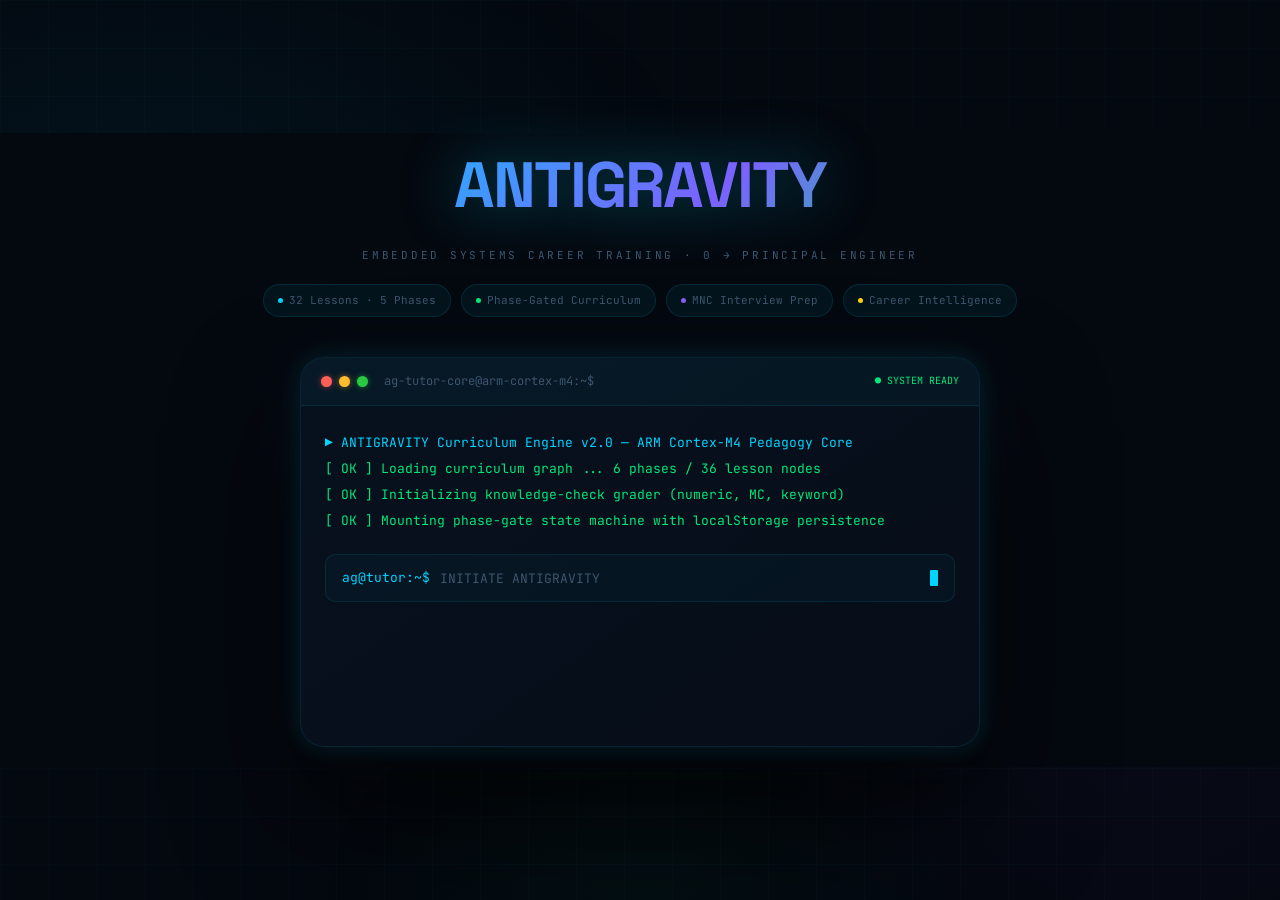
<file: index.html>
<!DOCTYPE html>
<html lang="en">
<head>
  <meta charset="UTF-8">
  <meta name="viewport" content="width=device-width, initial-scale=1.0">
  <meta name="description" content="Antigravity Embedded Tutor — Initiate the 0-to-Pro embedded systems curriculum. From Ohm's Law to FreeRTOS production firmware.">
  <title>Antigravity Embedded Tutor</title>
  <link rel="preconnect" href="https://fonts.googleapis.com">
  <link rel="preconnect" href="https://fonts.gstatic.com" crossorigin>
  <link href="https://fonts.googleapis.com/css2?family=JetBrains+Mono:wght@300;400;500;600;700&family=Inter:wght@300;400;500;600;700;800;900&family=Space+Grotesk:wght@300;400;500;600;700&display=swap" rel="stylesheet">
  <link rel="stylesheet" href="styles/main.css">
  <link rel="stylesheet" href="styles/tutor.css">
  <style>
    body { display: flex; align-items: center; justify-content: center; min-height: 100vh; }
    /* animated PCB traces */
    .pcb-trace {
      position: fixed; pointer-events: none; z-index: 0;
      stroke: rgba(0,212,255,0.15); stroke-width: 1.5; fill: none;
      stroke-dasharray: 200; stroke-dashoffset: 200;
      animation: trace-draw 3s ease forwards;
    }
    @keyframes trace-draw { to { stroke-dashoffset: 0; } }
    /* Feature pill row */
    .boot-features {
      display: flex; gap: 10px; flex-wrap: wrap; justify-content: center; margin-top: 20px;
    }
    .boot-feature-pill {
      display: flex; align-items: center; gap: 6px;
      padding: 6px 14px; border-radius: 99px;
      background: rgba(0,212,255,0.06); border: 1px solid rgba(0,212,255,0.12);
      font-family: var(--font-mono); font-size: 11px; color: var(--text-muted);
    }
    .boot-feature-pill .dot { width: 5px; height: 5px; border-radius: 50%; background: var(--cyan); }
  </style>
</head>
<body>

<!-- Animated PCB traces in background -->
<svg style="position:fixed;inset:0;width:100%;height:100%;pointer-events:none;z-index:0;opacity:0.4" viewBox="0 0 1440 900" xmlns="http://www.w3.org/2000/svg">
  <polyline class="pcb-trace" points="100,200 200,200 200,400 600,400" style="animation-delay:0.2s;"/>
  <polyline class="pcb-trace" points="1340,100 1200,100 1200,300 900,300" style="animation-delay:0.5s;"/>
  <polyline class="pcb-trace" points="200,800 400,800 400,600 700,600" style="animation-delay:0.8s;"/>
  <polyline class="pcb-trace" points="1000,800 1000,500 1300,500" style="animation-delay:1.1s;"/>
  <circle cx="600" cy="400" r="4" fill="rgba(0,212,255,0.4)" style="animation:fade-in 0.3s 1.5s both"/>
  <circle cx="1200" cy="300" r="4" fill="rgba(0,212,255,0.4)" style="animation:fade-in 0.3s 1.8s both"/>
  <circle cx="700" cy="600" r="4" fill="rgba(0,232,122,0.4)" style="animation:fade-in 0.3s 2.1s both"/>
</svg>

<!-- ═══════════════════════════════════════
     BOOT SCREEN
     ═══════════════════════════════════════ -->
<div id="boot-screen" style="position:relative; z-index:1; width:100%;">

  <div class="boot-logo">
    <div class="logo-mark">ANTIGRAVITY</div>
    <span class="logo-tagline">Embedded Systems Career Training · 0 → Principal Engineer</span>

    <div class="boot-features">
      <div class="boot-feature-pill"><div class="dot"></div>32 Lessons · 5 Phases</div>
      <div class="boot-feature-pill"><div class="dot" style="background:var(--green)"></div>Phase-Gated Curriculum</div>
      <div class="boot-feature-pill"><div class="dot" style="background:var(--violet)"></div>MNC Interview Prep</div>
      <div class="boot-feature-pill"><div class="dot" style="background:var(--gold)"></div>Career Intelligence</div>
    </div>
  </div>

  <div class="boot-terminal">
    <div class="boot-terminal-bar">
      <div class="boot-dots">
        <div class="boot-dot red"></div>
        <div class="boot-dot yellow"></div>
        <div class="boot-dot green"></div>
      </div>
      <span class="boot-terminal-title">ag-tutor-core@arm-cortex-m4:~$</span>
      <span style="margin-left:auto; font-family:var(--font-mono); font-size:10px; color:var(--green);">● SYSTEM READY</span>
    </div>

    <div class="boot-terminal-body" id="boot-terminal-body">
      <!-- Boot lines injected by JS -->
      <div class="boot-input-row" id="boot-input-row">
        <span class="boot-prompt">ag@tutor:~$</span>
        <input type="text" id="boot-input" placeholder="INITIATE ANTIGRAVITY" autocomplete="off" spellcheck="false">
        <div class="boot-cursor"></div>
      </div>
      <div class="boot-error-msg hidden" id="boot-error"></div>
    </div>
  </div>

  <!-- Returning user link -->
  <div style="text-align:center; margin-top:20px;">
    <a href="tutor.html" id="returning-link" style="font-family:var(--font-mono); font-size:12px; color:var(--text-muted); text-decoration:none; padding:8px 16px; border:1px solid var(--glass-border); border-radius:8px; display:inline-block; transition:all 0.2s ease;" onmouseover="this.style.color='var(--cyan)'; this.style.borderColor='var(--cyan)'" onmouseout="this.style.color='var(--text-muted)'; this.style.borderColor='var(--glass-border)'">
      Returning student? Resume session →
    </a>
  </div>
</div>

<!-- Scripts -->
<script src="js/curriculum-data.js"></script>
<script src="js/tutor-persona.js"></script>
<script src="js/knowledge-check.js"></script>
<script src="js/tutor-engine.js"></script>
<script src="js/tutor-chat.js"></script>
<script src="js/career-coach.js"></script>
<script src="js/interview-prep.js"></script>
<script src="js/app.js"></script>

<script>
window.startTutorApp = function() {
  sessionStorage.setItem('ag_boot_ok', '1');
  setTimeout(() => { window.location.href = 'tutor.html'; }, 100);
};

// Show/hide returning link based on saved state
document.addEventListener('DOMContentLoaded', () => {
  const link = document.getElementById('returning-link');
  if (link && !localStorage.getItem('antigravity_tutor_state_v2')) {
    link.style.display = 'none';
  }
});
</script>
</body>
</html>
</file>
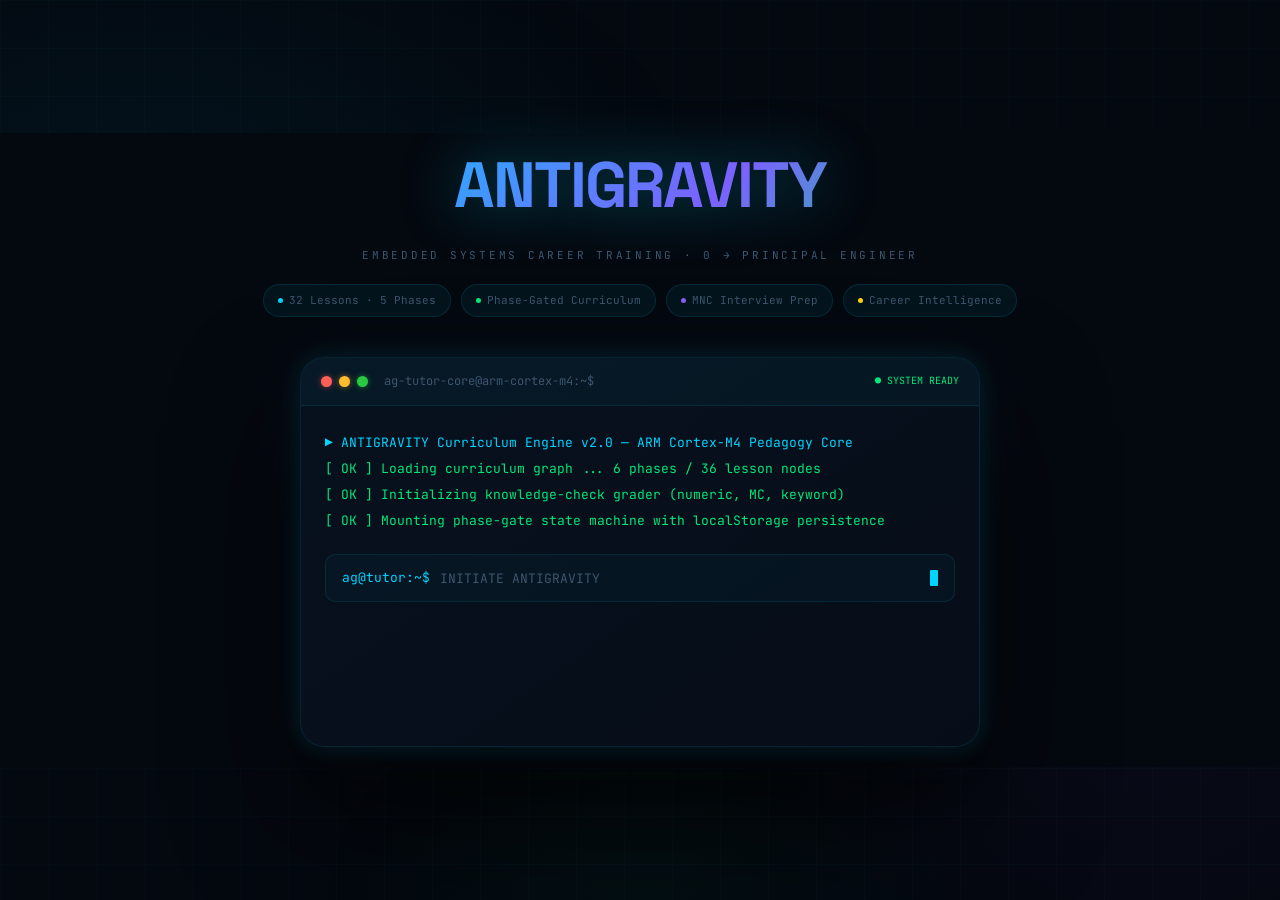
<file: dashboard.html>
<!DOCTYPE html>
<html lang="en">
<head>
  <meta charset="UTF-8">
  <meta name="viewport" content="width=device-width, initial-scale=1.0">
  <meta name="description" content="Antigravity Embedded Tutor — Career Dashboard: Skill Radar, Phase Badges, Milestone Scorecard, Portfolio Tracker, Interview Readiness.">
  <title>Antigravity · Career Dashboard</title>
  <link rel="preconnect" href="https://fonts.googleapis.com">
  <link rel="preconnect" href="https://fonts.gstatic.com" crossorigin>
  <link href="https://fonts.googleapis.com/css2?family=JetBrains+Mono:wght@300;400;500;600;700&family=Inter:wght@300;400;500;600;700;800;900&family=Space+Grotesk:wght@300;400;500;600;700&display=swap" rel="stylesheet">
  <link rel="stylesheet" href="styles/main.css">
  <link rel="stylesheet" href="styles/dashboard.css">
</head>
<body>
<div id="dashboard-page">

  <!-- ── Top Nav ── -->
  <nav id="dash-nav">
    <div class="dash-nav-logo">ANTIGRAVITY</div>
    <div class="dash-nav-right">
      <a href="sandbox.html" class="btn btn-cyan btn-sm">💻 Sandbox</a>
      <a href="tutor.html" class="btn btn-ghost btn-sm">← Back to Tutor</a>
      <a href="index.html" class="btn btn-ghost btn-sm">⬡ Boot Screen</a>
    </div>
  </nav>

  <!-- ── Hero ── -->
  <div class="dash-hero">
    <div class="dash-hero-avatar" id="dash-avatar">S</div>
    <div class="dash-hero-info">
      <div class="dash-hero-name" id="dash-name">Loading...</div>
      <div class="dash-hero-level" id="dash-level">Embedded Systems Engineer in Training</div>
      <div class="dash-hero-stats">
        <div class="dash-hero-stat">
          <div class="dash-hero-stat-value" id="dash-stat-lessons">0</div>
          <div class="dash-hero-stat-label">Lessons Passed</div>
        </div>
        <div class="dash-hero-stat">
          <div class="dash-hero-stat-value" id="dash-stat-phases">0/6</div>
          <div class="dash-hero-stat-label">Phases Complete</div>
        </div>
        <div class="dash-hero-stat">
          <div class="dash-hero-stat-value" id="dash-stat-streak">0</div>
          <div class="dash-hero-stat-label">Day Streak</div>
        </div>
        <div class="dash-hero-stat">
          <div class="dash-hero-stat-value" id="dash-stat-readiness">0%</div>
          <div class="dash-hero-stat-label">Job Readiness</div>
        </div>
      </div>
    </div>
    <!-- Overall Progress Ring -->
    <div style="flex-shrink:0; text-align:center;">
      <svg id="overall-ring" width="120" height="120" style="transform:rotate(-90deg);">
        <defs>
          <linearGradient id="overallGrad" x1="0%" y1="0%" x2="100%" y2="0%">
            <stop offset="0%" style="stop-color:#00D4FF;"/>
            <stop offset="100%" style="stop-color:#00E87A;"/>
          </linearGradient>
        </defs>
        <circle class="ring-track" cx="60" cy="60" r="50" stroke-width="8"/>
        <circle id="overall-ring-fill" class="ring-fill" cx="60" cy="60" r="50"
          stroke="url(#overallGrad)" stroke-width="8"
          stroke-dasharray="314" stroke-dashoffset="314" stroke-linecap="round"/>
      </svg>
      <div style="font-family:var(--font-mono); font-size:10px; color:var(--text-muted); margin-top:6px; text-transform:uppercase; letter-spacing:0.1em;">Overall</div>
    </div>
  </div>

  <!-- ── Main Grid ── -->
  <div class="dash-grid">

    <!-- PHASE BADGES (full width) -->
    <div class="dash-card col-12 stagger-1">
      <div class="dash-card-title">🏅 Phase Completion Badges</div>
      <div class="dash-card-sub">Earned by passing all knowledge checks in each phase — no shortcuts.</div>
      <div class="badge-grid" id="badge-grid">
        <!-- Injected by JS -->
      </div>
    </div>

    <!-- SKILL RADAR -->
    <div class="dash-card col-5 stagger-2" style="min-height: 400px;">
      <div class="dash-card-title">📡 Skill Radar</div>
      <div class="dash-card-sub">8-axis competency map — updates as you progress</div>
      <div id="skill-radar-container"></div>
    </div>

    <!-- JOB READINESS + SALARY -->
    <div class="dash-card col-7 stagger-3">
      <div class="dash-card-title">💼 Career Intelligence</div>
      <div class="dash-card-sub">Market-calibrated benchmarks based on your current skill phase</div>

      <!-- Salary band -->
      <div class="salary-banner" id="dash-salary-banner" style="margin-bottom: 20px;">
        <div class="salary-label">Current Market Salary Range</div>
        <div class="salary-range" id="dash-salary-range">₹4L – ₹10L</div>
        <div class="salary-market" id="dash-salary-level">Junior / Fresher · C, GPIO, basic peripheral knowledge</div>
      </div>

      <!-- Company targets grid -->
      <div class="section-label">Target Employers</div>
      <div class="company-grid" id="dash-company-grid" style="margin-bottom: 20px;"></div>

      <!-- Readiness checklist (condensed) -->
      <div class="section-label">Interview Readiness Checklist</div>
      <div class="readiness-checklist" id="dash-readiness-checklist"></div>
    </div>

    <!-- MILESTONE SCORECARD -->
    <div class="dash-card col-8 stagger-4">
      <div class="dash-card-title">🏆 Milestone Scorecard</div>
      <div class="dash-card-sub">Phase-gate challenges — pass one per phase to unlock the next</div>
      <table class="milestone-table" id="milestone-table">
        <thead>
          <tr>
            <th>Phase</th>
            <th>Challenge</th>
            <th>Status</th>
          </tr>
        </thead>
        <tbody id="milestone-tbody">
          <!-- Injected by JS -->
        </tbody>
      </table>
    </div>

    <!-- STUDY STREAK + STATS -->
    <div class="dash-card col-4 stagger-5" style="display:flex; flex-direction:column; gap:24px;">
      <div>
        <div class="dash-card-title">🔥 Study Streak</div>
        <div class="dash-card-sub">Consecutive days active</div>
        <div class="streak-container">
          <div class="streak-emoji">🔥</div>
          <div class="streak-value" id="dash-streak-val">0</div>
          <div class="streak-label">Days</div>
        </div>
      </div>
      <div class="divider"></div>
      <div>
        <div class="section-label">Quick Stats</div>
        <div style="display:flex; flex-direction:column; gap:10px; margin-top:12px;" id="dash-quick-stats">
          <!-- Injected by JS -->
        </div>
      </div>
    </div>

    <!-- PORTFOLIO TRACKER -->
    <div class="dash-card col-6">
      <div class="dash-card-title">🚀 Portfolio Tracker</div>
      <div class="dash-card-sub">GitHub projects to build — each one is a signal in your job application</div>
      <div class="portfolio-list" id="portfolio-list">
        <!-- Injected by JS -->
      </div>
    </div>

    <!-- INTERVIEW PREP -->
    <div class="dash-card col-6">
      <div class="dash-card-title">🎯 Interview Prep</div>
      <div class="dash-card-sub">Phase-unlocked questions from real embedded systems interviews</div>
      <div id="dash-interview-section">
        <!-- Injected by JS -->
      </div>
    </div>

  </div><!-- /.dash-grid -->
</div><!-- /#dashboard-page -->

<!-- Scripts -->
<script src="js/curriculum-data.js"></script>
<script src="js/tutor-persona.js"></script>
<script src="js/knowledge-check.js"></script>
<script src="js/tutor-engine.js"></script>
<script src="js/career-coach.js"></script>
<script src="js/interview-prep.js"></script>

<script>
/* ═══════════════════════════════════════════════════════
   DASHBOARD INITIALIZATION
   ═══════════════════════════════════════════════════════ */

const MILESTONES = [
  {
    phase: 1, emoji: '⚙️',
    title: 'Custom Dynamic Memory Allocator + Logic Gate Simulator',
    desc: 'Pure C. No stdlib malloc. Manage a 4096-byte static pool with a linked-list of free/allocated blocks. Build a 4-bit Binary Full Adder from software logic gates. Zero memory leaks.'
  },
  {
    phase: 2, emoji: '🔌',
    title: 'Bare-Metal MPU6050 I2C Driver on STM32F4',
    desc: 'Zero HAL. Configure RCC, GPIO (open-drain), I2C1 registers (CR1, CR2, CCR, TRISE). Every polling loop must have a timeout guard. Logic analyzer proof required.'
  },
  {
    phase: 3, emoji: '📡',
    title: 'Multi-Threaded IPC Network Packet Processor on Linux',
    desc: 'POSIX shared memory, named semaphores, thread pool with mutex + condition variables, file I/O with flock. Zero race conditions allowed. Valgrind clean.'
  },
  {
    phase: 4, emoji: '🎼',
    title: 'FreeRTOS Smart Battery Monitor & Data Logger',
    desc: 'ADC via DMA, 3 tasks with correct priority design, Message Queue, Mutex with priority inheritance, stack overflow hooks, vTaskNotifyGiveFromISR from TIM ISR.'
  },
  {
    phase: 5, emoji: '🐧',
    title: 'Linux Out-of-Tree Kernel Character Device Driver',
    desc: 'Device Tree Overlay, alloc_chrdev_region, file operations, ioremap, request_threaded_irq with tasklet bottom-half. Tested on Raspberry Pi 4.'
  },
  {
    phase: 6, emoji: '🏭',
    title: 'Industrial IoT Gateway — Yocto-Based Capstone',
    desc: 'Custom Yocto layer (meta-industrial-gateway), STM32F4 sensor nodes over SPI/UART, multi-threaded C++ app as systemd service, MQTT telemetry, Valgrind clean, boot < 8 seconds.'
  }
];

const PORTFOLIO_PROJECTS = [
  { id: 'pf-1', title: 'Custom malloc/free', desc: 'Static memory pool with linked-list free-block management. Zero-dependency. valgrind-clean.', phase: 1, tags: ['C', 'Memory', 'Phase 1'] },
  { id: 'pf-2', title: 'GPIO Bare-Metal Blinky', desc: 'LED + button from scratch — direct register access. No STM32 CubeMX, no HAL.', phase: 2, tags: ['C', 'STM32', 'Registers'] },
  { id: 'pf-3', title: 'UART Driver (Polling + Interrupt)', desc: 'Bare-metal UART with ring buffer. Interrupt-driven RX, polling TX. No HAL_UART_Transmit.', phase: 2, tags: ['C', 'UART', 'ISR'] },
  { id: 'pf-4', title: 'I2C MPU6050 Driver', desc: 'Full I2C register config + MPU6050 accelerometer/gyro read. Logic analyzer traces included.', phase: 2, tags: ['I2C', 'Driver', 'Sensor'] },
  { id: 'pf-5', title: 'SPI Flash Driver (W25Q64)', desc: 'Read/write/erase over SPI. DMA-based transfer. CRC verification. Performance benchmarked.', phase: 3, tags: ['SPI', 'DMA', 'Flash'] },
  { id: 'pf-6', title: 'FreeRTOS Battery Monitor', desc: 'Milestone 4 project. 3 tasks, queue, mutex, DMA ADC, stack profiling. Full README + oscilloscope captures.', phase: 4, tags: ['RTOS', 'FreeRTOS', 'STM32'] },
  { id: 'pf-7', title: 'Dual-Bank OTA Bootloader', desc: 'STM32 bootloader with CRC32, Bank A/B swap, rollback on 3 consecutive failures, UART firmware load.', phase: 5, tags: ['Bootloader', 'OTA', 'C'] },
  { id: 'pf-8', title: 'Linux Kernel Character Driver', desc: 'Milestone 5. Device tree overlay, IRQ handler, ioremap, copy_to/from_user. Tested on RPi4.', phase: 5, tags: ['Linux', 'Kernel', 'Driver'] },
];

const SKILL_AXES = [
  { label: 'C Mastery',         key: 'c',         phaseWeight: [0.2, 0.35, 0.2, 0.15, 0.1] },
  { label: 'ARM Architecture',  key: 'arm',        phaseWeight: [0.1, 0.4,  0.2, 0.2,  0.1] },
  { label: 'Peripheral Drivers',key: 'drivers',    phaseWeight: [0.05, 0.5, 0.25, 0.15, 0.05] },
  { label: 'RTOS',              key: 'rtos',       phaseWeight: [0, 0.1, 0.1, 0.6, 0.2] },
  { label: 'Protocols',         key: 'protocols',  phaseWeight: [0, 0.15, 0.7, 0.1, 0.05] },
  { label: 'Linux / Kernel',    key: 'linux',      phaseWeight: [0, 0, 0.3, 0.2, 0.5] },
  { label: 'Debugging',         key: 'debug',      phaseWeight: [0.1, 0.25, 0.25, 0.25, 0.15] },
  { label: 'System Design',     key: 'sysdesign',  phaseWeight: [0.05, 0.1, 0.15, 0.2, 0.5] },
];

/* ── Compute skill scores from state ── */
function computeSkillScores(state) {
  const completedPhases = state.completedPhases || [];
  const lessonPct = state.passedLessons.length / getTotalLessons();

  return SKILL_AXES.map(axis => {
    let score = 0;
    for (let i = 0; i < 5; i++) {
      if (completedPhases.includes(i + 1)) {
        score += axis.phaseWeight[i] * 1.0;
      } else if ((state.currentPhase - 1) === i) {
        score += axis.phaseWeight[i] * lessonPct * 0.7;
      }
    }
    return Math.min(1, score);
  });
}

/* ── Radar Chart ── */
function drawRadarChart(scores) {
  const el = document.getElementById('skill-radar-container');
  if (!el) return;

  const W = 280, H = 280, CX = 140, CY = 140, R = 100;
  const n = SKILL_AXES.length;
  const levels = [0.25, 0.5, 0.75, 1.0];

  function polarToXY(angle, radius) {
    return {
      x: CX + radius * Math.cos(angle - Math.PI / 2),
      y: CY + radius * Math.sin(angle - Math.PI / 2)
    };
  }

  let gridHTML = '';
  levels.forEach(level => {
    const pts = Array.from({length: n}, (_, i) => {
      const p = polarToXY((2 * Math.PI * i) / n, R * level);
      return `${p.x},${p.y}`;
    }).join(' ');
    gridHTML += `<polygon points="${pts}" class="radar-grid-line"/>`;
  });

  let axisHTML = '';
  SKILL_AXES.forEach((_, i) => {
    const p = polarToXY((2 * Math.PI * i) / n, R);
    axisHTML += `<line x1="${CX}" y1="${CY}" x2="${p.x}" y2="${p.y}" class="radar-axis-line"/>`;
  });

  let labelHTML = '';
  SKILL_AXES.forEach((axis, i) => {
    const p  = polarToXY((2 * Math.PI * i) / n, R + 24);
    const anchor = p.x < CX - 5 ? 'end' : p.x > CX + 5 ? 'start' : 'middle';
    labelHTML += `<text x="${p.x}" y="${p.y}" class="radar-axis-label" text-anchor="${anchor}" dominant-baseline="middle">${axis.label}</text>`;
  });

  const dataPoints = scores.map((score, i) => {
    const p = polarToXY((2 * Math.PI * i) / n, R * score);
    return `${p.x},${p.y}`;
  }).join(' ');

  const dotHTML = scores.map((score, i) => {
    const p = polarToXY((2 * Math.PI * i) / n, R * score);
    return `<circle cx="${p.x}" cy="${p.y}" r="4" class="radar-dot"/>`;
  }).join('');

  el.innerHTML = `
    <svg id="skill-radar-svg" width="${W}" height="${H}" viewBox="0 0 ${W} ${H}">
      <defs>
        <linearGradient id="radarGrad" x1="0%" y1="0%" x2="100%" y2="100%">
          <stop offset="0%" style="stop-color:#00D4FF; stop-opacity:0.3"/>
          <stop offset="100%" style="stop-color:#7B61FF; stop-opacity:0.1"/>
        </linearGradient>
      </defs>
      ${gridHTML}
      ${axisHTML}
      ${labelHTML}
      <polygon points="${dataPoints}" fill="url(#radarGrad)" stroke="#00D4FF" stroke-width="1.5" stroke-linejoin="round"/>
      ${dotHTML}
    </svg>
  `;
}

/* ── Badge Grid ── */
function renderBadgeGrid(state) {
  const grid = document.getElementById('badge-grid');
  if (!grid) return;

  const phaseData = [
    { num: 1, name: 'Ground Control',    sub: 'C + Electricity + GPIO',    emoji: '🌍', color: 'var(--cyan)' },
    { num: 2, name: 'Remove Training Wheels', sub: 'Bare-Metal ARM',      emoji: '⚙️', color: 'var(--amber)' },
    { num: 3, name: 'Silicon Comms',     sub: 'I2C, SPI, UART, CAN',      emoji: '📡', color: 'var(--green)' },
    { num: 4, name: 'Orchestration',     sub: 'FreeRTOS + DMA',           emoji: '🎼', color: 'var(--violet)' },
    { num: 5, name: 'Pro Architecture',  sub: 'HAL + Bootloader + Linux',  emoji: '🏗️', color: 'var(--gold)' },
    { num: 6, name: 'Capstone',          sub: 'Industrial IoT Gateway',    emoji: '🏭', color: 'var(--rose)' },
  ];

  grid.innerHTML = phaseData.map(p => {
    const earned = state.completedPhases.includes(p.num);
    return `
      <div class="phase-badge-card ${earned ? 'earned' : ''}">
        ${earned ? '<div class="badge-earned-tag">EARNED</div>' : ''}
        <div class="badge-icon">${p.emoji}</div>
        <div class="badge-title">${p.name}</div>
        <div class="badge-subtitle">${p.sub}</div>
      </div>`;
  }).join('');
}

/* ── Milestone Table ── */
function renderMilestoneTable(state) {
  const tbody = document.getElementById('milestone-tbody');
  if (!tbody) return;

  tbody.innerHTML = MILESTONES.map(m => {
    const completed = state.completedPhases.includes(m.phase);
    const unlocked  = state.unlockedPhases.includes(m.phase) && !completed;
    const statusHTML = completed
      ? `<span class="milestone-status ms-complete">✓ Complete</span>`
      : unlocked
        ? `<span class="milestone-status ms-unlocked">⚡ In Progress</span>`
        : `<span class="milestone-status ms-locked">🔒 Locked</span>`;

    return `
      <tr class="milestone-row">
        <td><div class="ms-phase">Phase ${m.phase}</div><div style="font-size:24px; margin-top:4px;">${m.emoji}</div></td>
        <td><div class="ms-title">${m.title}</div><div class="ms-desc">${m.desc}</div></td>
        <td style="white-space:nowrap; padding-top:16px;">${statusHTML}</td>
      </tr>`;
  }).join('');
}

/* ── Portfolio Tracker ── */
function renderPortfolio(state) {
  const list = document.getElementById('portfolio-list');
  if (!list) return;

  list.innerHTML = PORTFOLIO_PROJECTS.map(proj => {
    const done = state.unlockedPhases.includes(proj.phase);
    const tags = proj.tags.map(t => `<span class="tag">${t}</span>`).join('');
    return `
      <div class="portfolio-item ${done ? 'done' : ''}">
        <div class="portfolio-check">${done ? '✓' : ''}</div>
        <div class="portfolio-item-content">
          <div class="portfolio-item-title">${proj.title}</div>
          <div class="portfolio-item-desc">${proj.desc}</div>
          <div class="portfolio-item-tags">${tags}</div>
        </div>
      </div>`;
  }).join('');
}

/* ── Interview Panel on Dashboard ── */
function renderDashboardInterviewSection(state) {
  const el = document.getElementById('dash-interview-section');
  if (!el) return;

  const phase = state.currentPhase || 1;
  const available = getInterviewQuestionsForPhase(phase);
  const sample = available.slice(0, 2);

  if (!sample.length) {
    el.innerHTML = `<div style="color:var(--text-muted); font-family:var(--font-mono); font-size:12px;">No questions available yet. Complete Phase 1 to unlock interview questions.</div>`;
    return;
  }

  el.innerHTML = `
    <div style="margin-bottom:14px;">
      <span class="badge badge-violet">${available.length} Questions Available</span>
      <span style="font-family:var(--font-mono); font-size:11px; color:var(--text-muted); margin-left:10px;">Phase 1–${phase} unlocked</span>
    </div>
    ${sample.map(q => buildInterviewQuestionCard(q)).join('')}
    <div style="margin-top:14px; text-align:center;">
      <a href="tutor.html" class="btn btn-violet btn-sm">Open Full Interview Prep →</a>
    </div>`;
}

/* ── Quick Stats ── */
function renderQuickStats(state) {
  const el = document.getElementById('dash-quick-stats');
  if (!el) return;

  const totalAttempts = Object.values(state.kcAttempts || {}).reduce((a,b) => a+b, 0);
  const accuracy = state.passedLessons.length > 0
    ? Math.round(((state.passedLessons.length) / Math.max(totalAttempts,1)) * 100)
    : 0;
  const assisted = (state.assistedLessons || []).length;
  const days = state.startedAt
    ? Math.max(1, Math.ceil((Date.now() - new Date(state.startedAt).getTime()) / 86400000))
    : 1;

  const stats = [
    { label: 'Lessons Passed',    value: state.passedLessons.length, color: 'var(--cyan)' },
    { label: 'Lessons Assisted',  value: assisted, color: 'var(--amber)', hint: 'Review these' },
    { label: 'Total Attempts',    value: totalAttempts, color: 'var(--text-secondary)' },
    { label: 'Answer Accuracy',   value: `${accuracy}%`, color: accuracy > 70 ? 'var(--green)' : 'var(--amber)' },
    { label: 'Days Training',     value: days, color: 'var(--violet)' },
    { label: 'Phases Unlocked',   value: `${state.unlockedPhases.length}/6`, color: 'var(--gold)' },
  ];

  el.innerHTML = stats.map(s => `
    <div style="display:flex; justify-content:space-between; align-items:center; padding:8px 0; border-bottom:1px solid var(--glass-border);">
      <span style="font-family:var(--font-mono); font-size:11px; color:var(--text-muted);">${s.label}</span>
      <span style="font-family:var(--font-heading); font-size:16px; font-weight:700; color:${s.color};">${s.value}</span>
    </div>`).join('');
}

/* ── Study Streak ── */
function computeStreak(state) {
  if (!state.lastActiveAt && !state.startedAt) return 0;
  const last = new Date(state.lastActiveAt || state.startedAt);
  const now  = new Date();
  const diff = Math.floor((now - last) / 86400000);
  if (diff > 1) return 0; // Streak broken
  if (!state.startedAt) return 1;
  return Math.max(1, Math.ceil((now - new Date(state.startedAt)) / 86400000));
}

/* ══════════════════════════════════════
   MAIN INIT
   ══════════════════════════════════════ */
document.addEventListener('DOMContentLoaded', () => {
  const hasSavedState = loadState();
  if (!hasSavedState) {
    window.location.href = 'index.html';
    return;
  }

  const state = getState();
  const score = calculateReadinessScore(state);
  const salary = SALARY_BANDS[state.currentPhase] || SALARY_BANDS[1];
  const streak = computeStreak(state);

  // Hero
  const nameEl = document.getElementById('dash-name');
  const avatarEl = document.getElementById('dash-avatar');
  if (nameEl) nameEl.textContent = state.studentName || 'Student';
  if (avatarEl) avatarEl.textContent = (state.studentName || 'S')[0].toUpperCase();

  const levelEl = document.getElementById('dash-level');
  if (levelEl) levelEl.textContent = `${salary.level} · ${salary.desc}`;

  // Stats
  document.getElementById('dash-stat-lessons').textContent = state.passedLessons.length;
  document.getElementById('dash-stat-phases').textContent  = `${state.completedPhases.length}/6`;
  document.getElementById('dash-stat-streak').textContent  = streak;
  document.getElementById('dash-stat-readiness').textContent = `${score}%`;

  // Overall ring
  const ring = document.getElementById('overall-ring-fill');
  if (ring) {
    const total = getTotalLessons();
    const pct   = state.passedLessons.length / total;
    const circumference = 2 * Math.PI * 50;
    setTimeout(() => {
      ring.style.strokeDashoffset = circumference - (pct * circumference);
    }, 300);
  }

  // Salary
  const salaryRangeEl = document.getElementById('dash-salary-range');
  const salaryLevelEl = document.getElementById('dash-salary-level');
  if (salaryRangeEl) salaryRangeEl.textContent = salary.inr;
  if (salaryLevelEl) salaryLevelEl.textContent  = `${salary.level} · ${salary.desc}`;

  // Streak display
  document.getElementById('dash-streak-val').textContent = streak;

  // Render all sections
  renderBadgeGrid(state);
  renderMilestoneTable(state);
  renderPortfolio(state);
  renderQuickStats(state);
  renderDashboardInterviewSection(state);

  // Company grid
  const companyGrid = document.getElementById('dash-company-grid');
  if (companyGrid) {
    const maxPhase = Math.max(...state.unlockedPhases, 1);
    companyGrid.innerHTML = COMPANY_TARGETS.map(c => {
      const unlocked = maxPhase >= c.requiresPhase;
      return `<div class="company-card ${unlocked ? 'unlocked' : ''}" data-tooltip="${c.role}">
        <div class="company-name">${c.name}</div>
        <div class="company-role">${c.role}</div>
      </div>`;
    }).join('');
  }

  // Checklist
  const checklistEl = document.getElementById('dash-readiness-checklist');
  if (checklistEl) {
    const passed = state.passedLessons || [];
    checklistEl.innerHTML = READINESS_CHECKLIST.slice(0, 6).map(item => {
      const done = passed.includes(item.requiresLesson);
      return `<div class="readiness-item ${done ? 'done' : ''}">
        <div class="ri-check">${done ? '✓' : ''}</div>
        <span>${item.label}</span>
      </div>`;
    }).join('');
  }

  // Skill radar
  const skillScores = computeSkillScores(state);
  drawRadarChart(skillScores);
});
</script>
</body>
</html>
</file>
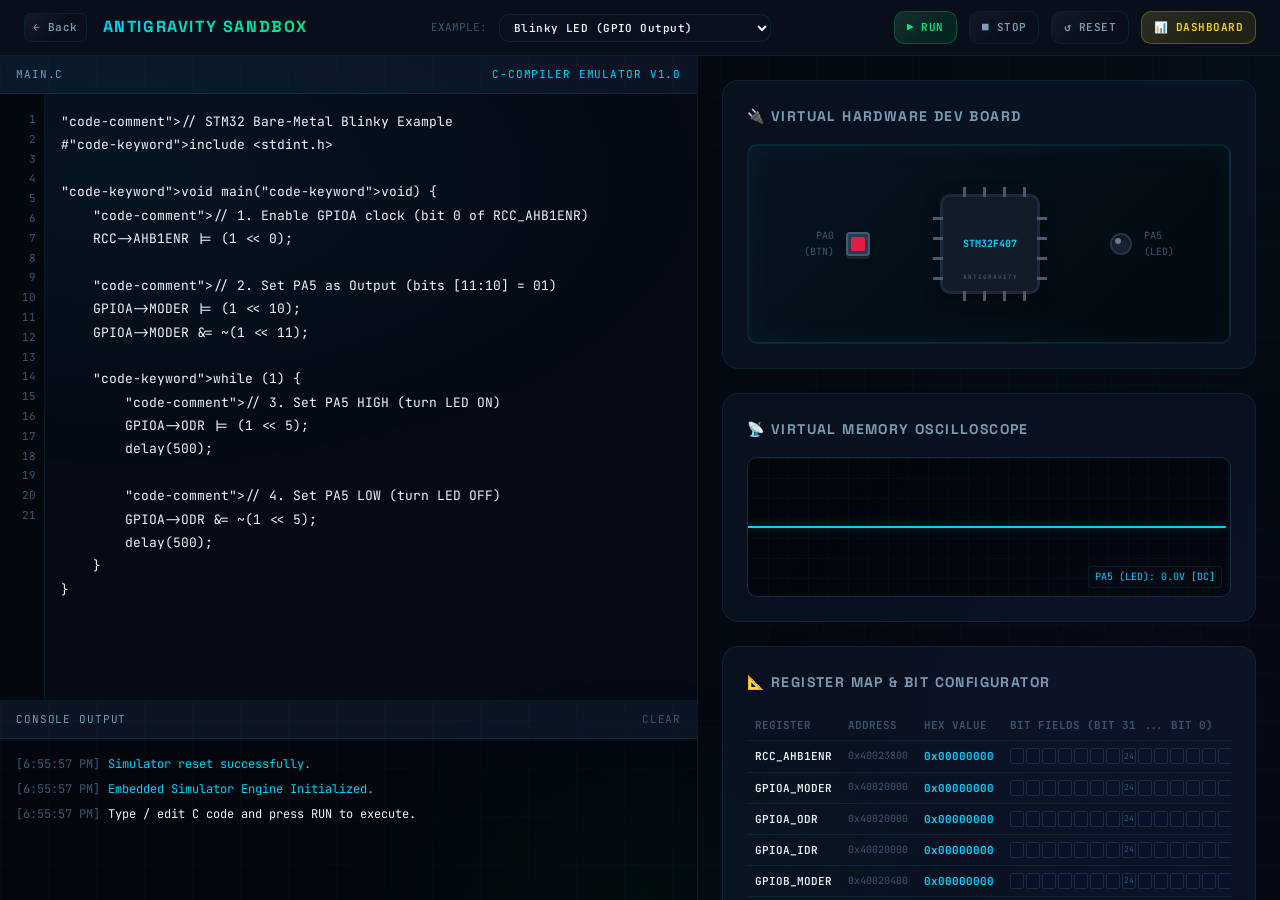
<file: sandbox.html>
<!DOCTYPE html>
<html lang="en">
<head>
  <meta charset="UTF-8">
  <meta name="viewport" content="width=device-width, initial-scale=1.0">
  <meta name="description" content="Antigravity Embedded Sandbox — Interactive code editor, hardware kit board simulator, register map, and real-time virtual oscilloscope.">
  <title>Antigravity · Interactive Sandbox IDE</title>
  <link rel="preconnect" href="https://fonts.googleapis.com">
  <link rel="preconnect" href="https://fonts.gstatic.com" crossorigin>
  <link href="https://fonts.googleapis.com/css2?family=JetBrains+Mono:wght@300;400;500;600;700&family=Inter:wght@300;400;500;600;700;800;900&family=Space+Grotesk:wght@300;400;500;600;700&display=swap" rel="stylesheet">
  <link rel="stylesheet" href="styles/main.css">
  <link rel="stylesheet" href="styles/sandbox.css">
</head>
<body>

<div id="sandbox-container">

  <!-- ═══════════════════════════════════════
       SANDBOX HEADER
       ═══════════════════════════════════════ -->
  <header id="sandbox-header">
    <div style="display:flex; align-items:center; gap:16px;">
      <a href="tutor.html" class="btn btn-ghost btn-sm" style="padding:4px 8px; border-radius:6px;">← Back</a>
      <div class="sandbox-logo">ANTIGRAVITY SANDBOX</div>
    </div>
    
    <div style="display:flex; align-items:center; gap:12px;">
      <span style="font-family:var(--font-mono); font-size:11px; color:var(--text-muted);">EXAMPLE:</span>
      <select id="select-example" class="btn btn-ghost btn-sm" style="background:#090f1d; border-color:var(--glass-border); color:var(--text-primary); cursor:pointer; outline:none; padding:5px 24px 5px 10px;">
        <option value="blinky">Blinky LED (GPIO Output)</option>
        <option value="button">Pushbutton Input (GPIO Input)</option>
        <option value="pwm">PWM Signal Wave (Timer)</option>
        <option value="freertos">FreeRTOS Tasks &amp; Queues</option>
      </select>
    </div>
    
    <div class="sandbox-actions">
      <button class="btn btn-green btn-sm" id="btn-run">▶ RUN</button>
      <button class="btn btn-ghost btn-sm" id="btn-stop" disabled>■ STOP</button>
      <button class="btn btn-ghost btn-sm" id="btn-reset">↺ RESET</button>
      <a href="dashboard.html" class="btn btn-gold btn-sm">📊 DASHBOARD</a>
    </div>
  </header>

  <!-- ═══════════════════════════════════════
       LEFT COLUMN: EDITOR & LOGS
       ═══════════════════════════════════════ -->
  <section id="sandbox-left">
    <div class="panel-header">
      <span>main.c</span>
      <span style="color:var(--cyan)">C-Compiler Emulator v1.0</span>
    </div>
    
    <!-- Code Editor Widget -->
    <div class="editor-container">
      <div class="editor-gutter" id="editor-gutter">
        <!-- Injected by JS -->
      </div>
      <div class="editor-highlight" id="editor-highlight"></div>
      <textarea class="editor-textarea" id="editor-textarea" spellcheck="false" autocomplete="off" wrap="off"></textarea>
    </div>
    
    <!-- Console logs -->
    <div class="console-panel">
      <div class="panel-header" style="border-top:none;">
        <span>CONSOLE OUTPUT</span>
        <span onclick="document.getElementById('console-output').innerHTML=''" style="cursor:pointer; color:var(--text-muted);" onmouseover="this.style.color='var(--red)'" onmouseout="this.style.color='var(--text-muted)'">CLEAR</span>
      </div>
      <div class="console-output" id="console-output">
        <!-- Injected by JS -->
      </div>
    </div>
  </section>

  <!-- ═══════════════════════════════════════
       RIGHT COLUMN: BOARD & REGISTERS
       ═══════════════════════════════════════ -->
  <section id="sandbox-right">
  
    <!-- Visual Board Card -->
    <div class="sandbox-card">
      <div class="sandbox-card-title">🔌 VIRTUAL HARDWARE DEV BOARD</div>
      <div class="virtual-board">
        
        <!-- Pushbutton group -->
        <div class="board-peripherals">
          <div class="board-group">
            <span class="board-label">PA0 (BTN)</span>
            <div class="board-button" id="btn-pa0" 
                 onmousedown="pressBoardButton(0, true)" 
                 onmouseup="pressBoardButton(0, false)"
                 onmouseleave="pressBoardButton(0, false)"
                 ontouchstart="pressBoardButton(0, true)"
                 ontouchend="pressBoardButton(0, false)"></div>
          </div>
        </div>

        <!-- MCU Chip -->
        <div class="board-chip">
          <span>STM32F407</span>
          <div class="board-chip-pin left" style="top:20px;"></div>
          <div class="board-chip-pin left" style="top:40px;"></div>
          <div class="board-chip-pin left" style="top:60px;"></div>
          <div class="board-chip-pin left" style="top:80px;"></div>
          
          <div class="board-chip-pin right" style="top:20px;"></div>
          <div class="board-chip-pin right" style="top:40px;"></div>
          <div class="board-chip-pin right" style="top:60px;"></div>
          <div class="board-chip-pin right" style="top:80px;"></div>
          
          <div class="board-chip-pin top" style="left:20px;"></div>
          <div class="board-chip-pin top" style="left:40px;"></div>
          <div class="board-chip-pin top" style="left:60px;"></div>
          <div class="board-chip-pin top" style="left:80px;"></div>
          
          <div class="board-chip-pin bottom" style="left:20px;"></div>
          <div class="board-chip-pin bottom" style="left:40px;"></div>
          <div class="board-chip-pin bottom" style="left:60px;"></div>
          <div class="board-chip-pin bottom" style="left:80px;"></div>
        </div>

        <!-- LED group -->
        <div class="board-peripherals">
          <div class="board-group">
            <div class="board-led" id="led-pa5" onclick="toggleRegisterBit('GPIOA_ODR', 5)"></div>
            <span class="board-label" style="text-align:left;">PA5 (LED)</span>
          </div>
        </div>

      </div>
    </div>

    <!-- Oscilloscope Card -->
    <div class="sandbox-card">
      <div class="sandbox-card-title">📡 VIRTUAL MEMORY OSCILLOSCOPE</div>
      <div class="oscilloscope-canvas-container">
        <div class="oscilloscope-grid"></div>
        <svg id="oscilloscope-svg" viewBox="0 0 450 140" preserveAspectRatio="none">
          <path id="oscilloscope-path" class="scope-line" d="M 0,70 L 450,70" />
        </svg>
        <div class="scope-value-tag" id="scope-val-text">PA5 (LED): 0.0V [DC]</div>
      </div>
    </div>

    <!-- Register Configuration Card -->
    <div class="sandbox-card" style="margin-bottom: var(--space-xl);">
      <div class="sandbox-card-title">📐 REGISTER MAP &amp; BIT CONFIGURATOR</div>
      <div style="overflow-x:auto;">
        <table class="register-table">
          <thead>
            <tr>
              <th style="width:120px;">Register</th>
              <th style="width:80px;">Address</th>
              <th style="width:100px;">Hex Value</th>
              <th>Bit Fields (Bit 31 ... Bit 0)</th>
            </tr>
          </thead>
          <tbody id="register-tbody">
            <!-- Injected by js/sandbox.js -->
          </tbody>
        </table>
      </div>
    </div>

  </section>

</div>

<script src="js/sandbox.js"></script>
</body>
</html>
</file>
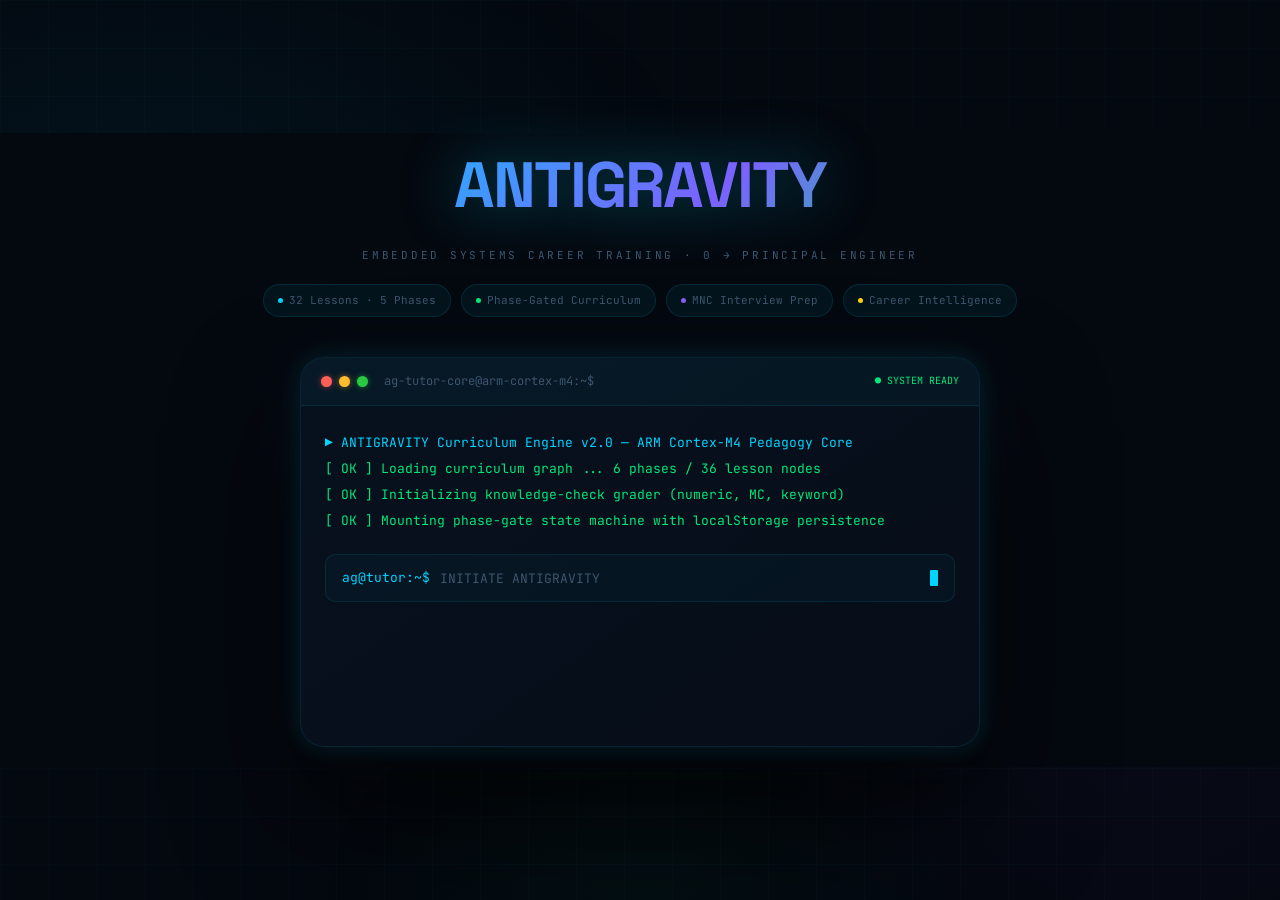
<file: tutor.html>
<!DOCTYPE html>
<html lang="en">
<head>
  <meta charset="UTF-8">
  <meta name="viewport" content="width=device-width, initial-scale=1.0">
  <meta name="description" content="Antigravity Embedded Tutor — Interactive 5-phase career curriculum from GPIO to FreeRTOS production firmware. Career coaching, MNC interview prep.">
  <title>Antigravity Tutor · Session</title>
  <link rel="preconnect" href="https://fonts.googleapis.com">
  <link rel="preconnect" href="https://fonts.gstatic.com" crossorigin>
  <link href="https://fonts.googleapis.com/css2?family=JetBrains+Mono:wght@300;400;500;600;700&family=Inter:wght@300;400;500;600;700;800;900&family=Space+Grotesk:wght@300;400;500;600;700&display=swap" rel="stylesheet">
  <link rel="stylesheet" href="styles/main.css">
  <link rel="stylesheet" href="styles/tutor.css">
</head>
<body>

<!-- ═══════════════════════════════════════
     SVG GRADIENT DEFS (for rings)
     ═══════════════════════════════════════ -->
<svg width="0" height="0" style="position:absolute">
  <defs>
    <linearGradient id="ringGradCyan" x1="0%" y1="0%" x2="100%" y2="0%">
      <stop offset="0%" style="stop-color:#00D4FF;"/>
      <stop offset="100%" style="stop-color:#00E87A;"/>
    </linearGradient>
  </defs>
</svg>

<!-- ═══════════════════════════════════════
     HARDWARE KIT SELECTION MODAL
     ═══════════════════════════════════════ -->
<div id="kit-modal" class="hidden">
  <div class="kit-modal-inner">
    <h2>Your Hardware Kit</h2>
    <p>This shapes how Phase 1 lessons are framed. You can change your kit later.</p>
    <div class="kit-grid">
      <div class="kit-card" data-kit="arduino" onclick="selectKit('arduino')" id="kit-arduino">
        <div class="kit-card-icon">🔌</div>
        <div class="kit-card-name">Arduino Uno</div>
        <div class="kit-card-sub">ATmega328P · 16MHz · AVR</div>
      </div>
      <div class="kit-card" data-kit="stm32" onclick="selectKit('stm32')" id="kit-stm32">
        <div class="kit-card-icon">⚡</div>
        <div class="kit-card-name">STM32F407</div>
        <div class="kit-card-sub">ARM Cortex-M4 · 168MHz · FPU</div>
      </div>
      <div class="kit-card" data-kit="rpi" onclick="selectKit('rpi')" id="kit-rpi">
        <div class="kit-card-icon">🍓</div>
        <div class="kit-card-name">Raspberry Pi 4</div>
        <div class="kit-card-sub">ARM Cortex-A72 · Linux · 4GB RAM</div>
      </div>
      <div class="kit-card" data-kit="none" onclick="selectKit('none')" id="kit-none">
        <div class="kit-card-icon">📐</div>
        <div class="kit-card-name">No Hardware Yet</div>
        <div class="kit-card-sub">Simulation / Conceptual Mode</div>
      </div>
    </div>
    <button class="btn btn-cyan" id="kit-confirm-btn" onclick="confirmKitSelection()" disabled style="width:100%;justify-content:center;margin-top:4px;">
      Confirm Kit — Begin Training →
    </button>
  </div>
</div>

<!-- ═══════════════════════════════════════
     PHASE UNLOCK CELEBRATION
     ═══════════════════════════════════════ -->
<div id="phase-unlock-banner" class="hidden">
  <div class="unlock-inner">
    <div class="unlock-emoji" id="unlock-phase-emoji">⚙️</div>
    <div class="unlock-label">Phase Unlocked</div>
    <div class="unlock-title" id="unlock-phase-name">Removing the Training Wheels</div>
    <div class="unlock-subtitle" id="unlock-phase-sub">Datasheets, bare-metal C, interrupts, timers, NVIC</div>
    <button class="btn btn-cyan" onclick="document.getElementById('phase-unlock-banner').classList.add('hidden')" style="margin-top:32px;">
      Begin Phase →
    </button>
  </div>
</div>

<!-- ═══════════════════════════════════════
     MAIN 3-PANEL APP
     ═══════════════════════════════════════ -->
<div id="tutor-app" class="hidden">

  <!-- ── Top Bar ── -->
  <header id="top-bar">
    <div class="top-bar-brand">
      <div class="top-bar-logo">ANTIGRAVITY</div>
      <div class="top-bar-sep"></div>
      <div class="top-bar-subtitle">Embedded Systems Career Tutor</div>
    </div>
    <div class="top-bar-right">
      <span id="student-name-display"></span>
      <a href="sandbox.html" class="btn btn-cyan btn-sm" id="btn-sandbox" title="Interactive Simulator" style="margin-right: 4px;">
        💻 Sandbox
      </a>
      <a href="dashboard.html" class="btn btn-gold btn-sm" id="btn-dashboard" title="Career Dashboard">
        📊 Dashboard
      </a>
      <button class="btn btn-ghost btn-sm" onclick="openWeekPlan()" id="week-plan-btn">
        📂 Week Plan
      </button>
      <button class="btn btn-ghost btn-sm" onclick="handleCommand({command:'interview'})" id="btn-interview">
        🎯 Interview Q
      </button>
      <button class="btn btn-ghost btn-sm" onclick="if(confirm('Reset all progress? This cannot be undone.')){resetState();location.reload();}" id="reset-btn" title="Reset">
        ↺
      </button>
    </div>
  </header>

  <!-- ════════════════════════════════════
       LEFT SIDEBAR
       ════════════════════════════════════ -->
  <aside id="sidebar">

    <!-- Student Card -->
    <div class="student-card">
      <div class="student-avatar" id="student-avatar">S</div>
      <div class="student-name" id="sidebar-student-name">—</div>
      <div class="student-kit-tag" id="student-kit-tag">🔧 —</div>
      <div class="student-phase-badge" id="student-phase-badge">
        <span>Phase 1</span>
      </div>
    </div>

    <!-- Overall Progress -->
    <div class="sidebar-progress">
      <div class="sidebar-progress-row">
        <span class="sidebar-progress-label">Overall Progress</span>
        <span class="sidebar-progress-count" id="phase-progress-count">0 / 32</span>
      </div>
      <div class="progress-track">
        <div class="progress-fill cyan" id="phase-progress-fill" style="width:0%"></div>
      </div>
    </div>

    <!-- Phase Nav -->
    <nav class="phase-nav">
      <div class="phase-nav-section-label">Curriculum Phases</div>

      <div class="phase-nav-item" id="phase-nav-1" onclick="clickPhaseNav(1)">
        <div class="phase-nav-num">1</div>
        <div class="phase-nav-info">
          <div class="phase-nav-name">🌍 Ground Control</div>
          <div class="phase-nav-sub" id="pnav-sub-1">0/8 lessons</div>
        </div>
        <span class="phase-lock-icon" id="pnav-lock-1"></span>
      </div>

      <div class="phase-nav-item locked" id="phase-nav-2" onclick="clickPhaseNav(2)">
        <div class="phase-nav-num">2</div>
        <div class="phase-nav-info">
          <div class="phase-nav-name">⚙️ Remove Training Wheels</div>
          <div class="phase-nav-sub" id="pnav-sub-2">0/8 lessons</div>
        </div>
        <span class="phase-lock-icon" id="pnav-lock-2">🔒</span>
      </div>

      <div class="phase-nav-item locked" id="phase-nav-3" onclick="clickPhaseNav(3)">
        <div class="phase-nav-num">3</div>
        <div class="phase-nav-info">
          <div class="phase-nav-name">📡 Silicon Communication</div>
          <div class="phase-nav-sub" id="pnav-sub-3">0/6 lessons</div>
        </div>
        <span class="phase-lock-icon" id="pnav-lock-3">🔒</span>
      </div>

      <div class="phase-nav-item locked" id="phase-nav-4" onclick="clickPhaseNav(4)">
        <div class="phase-nav-num">4</div>
        <div class="phase-nav-info">
          <div class="phase-nav-name">🎼 Orchestration</div>
          <div class="phase-nav-sub" id="pnav-sub-4">0/6 lessons</div>
        </div>
        <span class="phase-lock-icon" id="pnav-lock-4">🔒</span>
      </div>

      <div class="phase-nav-item locked" id="phase-nav-5" onclick="clickPhaseNav(5)">
        <div class="phase-nav-num">5</div>
        <div class="phase-nav-info">
          <div class="phase-nav-name">🏗️ Pro Architecture</div>
          <div class="phase-nav-sub" id="pnav-sub-5">0/4 lessons</div>
        </div>
        <span class="phase-lock-icon" id="pnav-lock-5">🔒</span>
      </div>

      <div class="phase-nav-item locked" id="phase-nav-6" onclick="clickPhaseNav(6)">
        <div class="phase-nav-num">6</div>
        <div class="phase-nav-info">
          <div class="phase-nav-name">🏭 Industrial IoT Gateway</div>
          <div class="phase-nav-sub" id="pnav-sub-6">0/4 lessons</div>
        </div>
        <span class="phase-lock-icon" id="pnav-lock-6">🔒</span>
      </div>
    </nav>

    <!-- Sidebar Footer -->
    <div class="sidebar-footer">
      <button class="sidebar-footer-btn" onclick="handleCommand({command:'progress'})" id="btn-progress">
        📊 My Progress
      </button>
      <button class="sidebar-footer-btn" onclick="handleCommand({command:'interview'})" id="btn-interview-side">
        🎯 Interview Question
      </button>
      <button class="sidebar-footer-btn" onclick="handleCommand({command:'help'})" id="btn-help">
        ❓ Commands
      </button>
      <a class="sidebar-footer-btn" href="index.html" id="btn-back-to-boot">
        ← Boot Screen
      </a>
    </div>
  </aside>

  <!-- ════════════════════════════════════
       CHAT AREA (CENTER)
       ════════════════════════════════════ -->
  <main id="chat-area">
    <div id="messages-container" role="log" aria-live="polite" aria-label="Tutor conversation">
      <div class="msg-system" id="welcome-divider">── Session Active ──</div>
    </div>

    <div id="chat-input-bar">
      <div class="chat-input-container">
        <textarea
          id="chat-input" rows="1"
          placeholder="Answer the knowledge check, ask a question, or type 'help'..."
          aria-label="Chat input" autocomplete="off" spellcheck="false"
        ></textarea>
        <button id="chat-send-btn" aria-label="Send message">↑</button>
      </div>
      <div class="chat-input-hint">
        Enter to send · Shift+Enter for new line · <code>help</code> for commands · <code>interview</code> for MNC practice questions
      </div>
    </div>
  </main>

  <!-- ════════════════════════════════════
       CAREER COACH PANEL (RIGHT)
       ════════════════════════════════════ -->
  <aside id="career-panel">

    <!-- Job Readiness Ring -->
    <div class="readiness-ring-container">
      <div class="readiness-ring-label">Job Readiness Score</div>
      <div class="readiness-ring-wrap">
        <svg id="readiness-ring-svg" width="120" height="120">
          <defs>
            <linearGradient id="readinessGrad" x1="0%" y1="0%" x2="100%" y2="0%">
              <stop offset="0%" style="stop-color:#00D4FF;"/>
              <stop offset="100%" style="stop-color:#00E87A;"/>
            </linearGradient>
          </defs>
          <circle class="ring-track" cx="60" cy="60" r="54"/>
          <circle id="readiness-ring-fill" cx="60" cy="60" r="54"
            fill="none" stroke-width="6" stroke-linecap="round"
            stroke-dasharray="339" stroke-dashoffset="339"/>
        </svg>
        <div class="readiness-ring-center">
          <div class="readiness-score-value" id="readiness-score-value">0</div>
          <div class="readiness-score-pct">/ 100</div>
        </div>
      </div>
      <div class="readiness-ring-sub" id="readiness-ring-sub">Complete Phase 1 to start building your profile.</div>
    </div>

    <!-- Salary Intelligence -->
    <div class="career-panel-section">
      <div class="section-label">Market Salary Range</div>
      <div class="salary-banner">
        <div class="salary-range" id="cp-salary-range">₹4L – ₹10L</div>
        <div class="salary-label" id="cp-salary-level">Junior / Fresher</div>
        <div class="salary-market" id="cp-salary-desc">C, GPIO, peripheral basics</div>
      </div>
    </div>

    <!-- Target Employers -->
    <div class="career-panel-section">
      <div class="section-label" style="margin-bottom:10px;">Target Employers</div>
      <div class="company-grid" id="cp-company-grid">
        <!-- Injected by career-coach.js -->
      </div>
    </div>

    <!-- Interview Readiness -->
    <div class="career-panel-section">
      <div class="section-label" style="margin-bottom:10px;">Interview Readiness</div>
      <div class="readiness-checklist" id="cp-readiness-checklist">
        <!-- Injected by career-coach.js -->
      </div>
    </div>

    <!-- Daily Career Tip -->
    <div class="career-panel-section">
      <div class="daily-tip">
        <div class="daily-tip-header">
          <div class="daily-tip-icon">💡</div>
          <div class="daily-tip-label">Career Insight</div>
        </div>
        <div class="daily-tip-text" id="cp-daily-tip-text"></div>
        <div class="daily-tip-author" id="cp-daily-tip-author"></div>
      </div>
    </div>

  </aside>

</div><!-- /#tutor-app -->

<!-- Scripts -->
<script src="js/curriculum-data.js"></script>
<script src="js/tutor-persona.js"></script>
<script src="js/knowledge-check.js"></script>
<script src="js/tutor-engine.js"></script>
<script src="js/tutor-chat.js"></script>
<script src="js/career-coach.js"></script>
<script src="js/interview-prep.js"></script>
<script src="js/app.js"></script>

<script>
document.addEventListener('DOMContentLoaded', () => {
  const fromBoot     = sessionStorage.getItem('ag_boot_ok');
  const hasSavedData = !!localStorage.getItem('antigravity_tutor_state_v2');

  if (fromBoot || hasSavedData) {
    sessionStorage.removeItem('ag_boot_ok');
    startTutorApp();
  } else {
    window.location.href = 'index.html';
  }
});

window.startTutorApp = function() {
  document.getElementById('tutor-app').classList.remove('hidden');
  const hasSavedState = loadState();
  if (hasSavedState && isInitialized()) {
    updateSidebar();
    renderCareerPanel();
    resumeSession();
  } else {
    askForStudentName();
  }
  wireInputEvents();
  autoResizeChatInput();
};
</script>

</body>
</html>
</file>
<file: styles/main.css>
/* ============================================================
   ANTIGRAVITY EMBEDDED TUTOR — PROFESSIONAL UPGRADE
   main.css v2 — Extended Design System
   ============================================================ */

@import url('https://fonts.googleapis.com/css2?family=JetBrains+Mono:wght@300;400;500;600;700&family=Inter:wght@300;400;500;600;700;800;900&family=Space+Grotesk:wght@300;400;500;600;700&display=swap');

/* ── Design Tokens ── */
:root {
  /* Backgrounds */
  --bg-deep:         #04080F;
  --bg-surface:      #080E1A;
  --bg-panel:        #0C1424;
  --bg-card:         #101D30;
  --bg-elevated:     #152236;
  --glass-bg:        rgba(12, 20, 36, 0.82);
  --glass-border:    rgba(0, 212, 255, 0.10);
  --glass-shine:     rgba(255, 255, 255, 0.035);

  /* Primary Brand */
  --cyan:            #00D4FF;
  --cyan-bright:     #33DFFF;
  --cyan-dim:        rgba(0, 212, 255, 0.12);
  --cyan-glow:       rgba(0, 212, 255, 0.30);
  --cyan-border:     rgba(0, 212, 255, 0.25);

  /* Success / Pass */
  --green:           #00E87A;
  --green-dim:       rgba(0, 232, 122, 0.10);
  --green-glow:      rgba(0, 232, 122, 0.30);
  --green-border:    rgba(0, 232, 122, 0.25);

  /* Warning / Hint */
  --amber:           #FFB800;
  --amber-dim:       rgba(255, 184, 0, 0.10);
  --amber-glow:      rgba(255, 184, 0, 0.25);

  /* Danger / Fail */
  --red:             #FF4D6D;
  --red-dim:         rgba(255, 77, 109, 0.10);

  /* Career Coach Colors */
  --gold:            #FFD700;
  --gold-dim:        rgba(255, 215, 0, 0.10);
  --gold-glow:       rgba(255, 215, 0, 0.25);
  --violet:          #8B5CF6;
  --violet-dim:      rgba(139, 92, 246, 0.12);
  --violet-border:   rgba(139, 92, 246, 0.25);
  --rose:            #F43F5E;
  --rose-dim:        rgba(244, 63, 94, 0.10);
  --teal:            #14B8A6;
  --teal-dim:        rgba(20, 184, 166, 0.10);
  --orange:          #F97316;
  --orange-dim:      rgba(249, 115, 22, 0.10);

  /* Text */
  --text-primary:    #EEF4FA;
  --text-secondary:  #7A9BB5;
  --text-muted:      #3D566E;
  --text-code:       #7DD3FC;
  --text-accent:     #00D4FF;

  /* Spacing */
  --space-xs:   4px;
  --space-sm:   8px;
  --space-md:   16px;
  --space-lg:   24px;
  --space-xl:   40px;
  --space-2xl:  64px;

  /* Borders */
  --radius-sm:  6px;
  --radius-md:  10px;
  --radius-lg:  16px;
  --radius-xl:  24px;
  --radius-2xl: 36px;

  /* Shadows */
  --shadow-cyan:   0 0 24px rgba(0, 212, 255, 0.12), 0 0 60px rgba(0, 212, 255, 0.04);
  --shadow-green:  0 0 24px rgba(0, 232, 122, 0.12), 0 0 60px rgba(0, 232, 122, 0.04);
  --shadow-gold:   0 0 24px rgba(255, 215, 0, 0.15),  0 0 60px rgba(255, 215, 0, 0.05);
  --shadow-violet: 0 0 24px rgba(139, 92, 246, 0.15), 0 0 60px rgba(139, 92, 246, 0.05);
  --shadow-card:   0 8px 40px rgba(0, 0, 0, 0.50), 0 2px 8px rgba(0,0,0,0.3);

  /* Typography */
  --font-heading: 'Space Grotesk', 'Inter', system-ui, sans-serif;
  --font-prose:   'Inter', system-ui, sans-serif;
  --font-mono:    'JetBrains Mono', 'Fira Code', monospace;

  /* Transitions */
  --t-fast:   120ms cubic-bezier(0.4, 0, 0.2, 1);
  --t-normal: 250ms cubic-bezier(0.4, 0, 0.2, 1);
  --t-slow:   450ms cubic-bezier(0.4, 0, 0.2, 1);
  --t-spring: 350ms cubic-bezier(0.34, 1.56, 0.64, 1);
}

/* ── Reset ── */
*, *::before, *::after { box-sizing: border-box; margin: 0; padding: 0; }
html { height: 100%; scroll-behavior: smooth; }
body {
  min-height: 100%;
  background-color: var(--bg-deep);
  color: var(--text-primary);
  font-family: var(--font-prose);
  font-size: 14px;
  line-height: 1.65;
  -webkit-font-smoothing: antialiased;
  overflow-x: hidden;
}

/* ── Animated mesh background ── */
body::before {
  content: '';
  position: fixed;
  inset: 0;
  background-image:
    linear-gradient(rgba(0, 212, 255, 0.025) 1px, transparent 1px),
    linear-gradient(90deg, rgba(0, 212, 255, 0.025) 1px, transparent 1px);
  background-size: 48px 48px;
  pointer-events: none;
  z-index: 0;
}

/* Aurora glow blobs */
body::after {
  content: '';
  position: fixed;
  inset: 0;
  background:
    radial-gradient(ellipse 70% 50% at 10% 20%,  rgba(0, 212, 255, 0.055) 0%, transparent 65%),
    radial-gradient(ellipse 50% 60% at 90% 80%,  rgba(139, 92, 246, 0.04)  0%, transparent 65%),
    radial-gradient(ellipse 40% 40% at 50% 100%, rgba(0, 232, 122, 0.03)   0%, transparent 65%);
  pointer-events: none;
  z-index: 0;
  animation: aurora-shift 12s ease-in-out infinite alternate;
}

@keyframes aurora-shift {
  0%   { opacity: 0.7; transform: scale(1) rotate(0deg); }
  50%  { opacity: 1;   transform: scale(1.05) rotate(0.5deg); }
  100% { opacity: 0.8; transform: scale(1) rotate(-0.5deg); }
}

/* ── Scrollbar ── */
::-webkit-scrollbar { width: 5px; height: 5px; }
::-webkit-scrollbar-track { background: transparent; }
::-webkit-scrollbar-thumb { background: var(--bg-elevated); border-radius: 99px; }
::-webkit-scrollbar-thumb:hover { background: var(--text-muted); }

/* ── Glass Utility ── */
.glass {
  background: var(--glass-bg);
  backdrop-filter: blur(20px) saturate(1.6);
  -webkit-backdrop-filter: blur(20px) saturate(1.6);
  border: 1px solid var(--glass-border);
  border-radius: var(--radius-lg);
}

.glass-subtle {
  background: rgba(12, 20, 36, 0.6);
  backdrop-filter: blur(10px);
  border: 1px solid rgba(0, 212, 255, 0.06);
  border-radius: var(--radius-md);
}

/* ── Glow utilities ── */
.glow-cyan   { box-shadow: var(--shadow-cyan); }
.glow-green  { box-shadow: var(--shadow-green); }
.glow-gold   { box-shadow: var(--shadow-gold); }
.glow-violet { box-shadow: var(--shadow-violet); }

/* ── Typography ── */
h1, h2, h3, h4 {
  font-family: var(--font-heading);
  font-weight: 700;
  letter-spacing: -0.02em;
  line-height: 1.2;
  color: var(--text-primary);
}

h1 { font-size: clamp(28px, 4vw, 48px); }
h2 { font-size: clamp(22px, 3vw, 34px); }
h3 { font-size: clamp(18px, 2.5vw, 24px); }
h4 { font-size: 16px; }

.heading-gradient {
  background: linear-gradient(135deg, var(--cyan) 0%, #7B61FF 50%, var(--green) 100%);
  -webkit-background-clip: text;
  -webkit-text-fill-color: transparent;
  background-clip: text;
}

code, pre, .mono { font-family: var(--font-mono); }

code {
  background: rgba(0, 212, 255, 0.08);
  color: var(--cyan-bright);
  padding: 2px 6px;
  border-radius: 4px;
  font-size: 0.85em;
  border: 1px solid rgba(0,212,255,0.12);
}

pre {
  background: #060C18;
  border: 1px solid rgba(0, 212, 255, 0.08);
  border-left: 3px solid var(--cyan);
  border-radius: var(--radius-md);
  padding: var(--space-md) var(--space-lg);
  overflow-x: auto;
  font-size: 12.5px;
  line-height: 1.8;
  color: var(--text-code);
  margin: var(--space-md) 0;
}

/* ── Buttons ── */
.btn {
  display: inline-flex;
  align-items: center;
  gap: 7px;
  padding: 9px 18px;
  border-radius: var(--radius-md);
  border: 1px solid transparent;
  font-family: var(--font-mono);
  font-size: 12px;
  font-weight: 600;
  letter-spacing: 0.04em;
  cursor: pointer;
  transition: all var(--t-fast);
  text-decoration: none;
  white-space: nowrap;
  position: relative;
  overflow: hidden;
}

.btn::after {
  content: '';
  position: absolute;
  inset: 0;
  background: linear-gradient(135deg, rgba(255,255,255,0.05) 0%, transparent 60%);
  pointer-events: none;
}

.btn-cyan {
  background: var(--cyan-dim);
  border-color: var(--cyan-border);
  color: var(--cyan);
}
.btn-cyan:hover {
  background: var(--cyan);
  color: #000;
  box-shadow: var(--shadow-cyan);
  transform: translateY(-1px);
}

.btn-green {
  background: var(--green-dim);
  border-color: var(--green-border);
  color: var(--green);
}
.btn-green:hover {
  background: var(--green);
  color: #000;
  box-shadow: var(--shadow-green);
  transform: translateY(-1px);
}

.btn-gold {
  background: var(--gold-dim);
  border-color: rgba(255,215,0,0.3);
  color: var(--gold);
}
.btn-gold:hover {
  background: var(--gold);
  color: #000;
  box-shadow: var(--shadow-gold);
  transform: translateY(-1px);
}

.btn-violet {
  background: var(--violet-dim);
  border-color: var(--violet-border);
  color: var(--violet);
}
.btn-violet:hover {
  background: var(--violet);
  color: #fff;
  box-shadow: var(--shadow-violet);
}

.btn-ghost {
  background: transparent;
  border-color: var(--glass-border);
  color: var(--text-secondary);
}
.btn-ghost:hover {
  border-color: var(--cyan-border);
  color: var(--cyan);
  background: var(--cyan-dim);
}

.btn-sm { padding: 6px 12px; font-size: 11px; }
.btn-lg { padding: 13px 28px; font-size: 13px; }

/* ── Badge ── */
.badge {
  display: inline-flex;
  align-items: center;
  gap: 5px;
  padding: 3px 10px;
  border-radius: 99px;
  font-family: var(--font-mono);
  font-size: 10px;
  font-weight: 700;
  letter-spacing: 0.08em;
  text-transform: uppercase;
}
.badge-cyan   { background: var(--cyan-dim);    color: var(--cyan);    border: 1px solid var(--cyan-border); }
.badge-green  { background: var(--green-dim);   color: var(--green);   border: 1px solid var(--green-border); }
.badge-amber  { background: var(--amber-dim);   color: var(--amber);   border: 1px solid rgba(255,184,0,0.25); }
.badge-red    { background: var(--red-dim);     color: var(--red);     border: 1px solid rgba(255,77,109,0.25); }
.badge-violet { background: var(--violet-dim);  color: var(--violet);  border: 1px solid var(--violet-border); }
.badge-gold   { background: var(--gold-dim);    color: var(--gold);    border: 1px solid rgba(255,215,0,0.25); }
.badge-teal   { background: var(--teal-dim);    color: var(--teal);    border: 1px solid rgba(20,184,166,0.25); }

/* ── Tag chips ── */
.tag {
  display: inline-flex;
  align-items: center;
  gap: 4px;
  padding: 2px 8px;
  border-radius: 4px;
  font-family: var(--font-mono);
  font-size: 10px;
  font-weight: 600;
  background: var(--bg-elevated);
  color: var(--text-secondary);
  border: 1px solid var(--glass-border);
}

/* ── Divider ── */
.divider {
  height: 1px;
  background: linear-gradient(90deg, transparent, var(--glass-border), transparent);
  margin: var(--space-lg) 0;
}

/* ── Card ── */
.card {
  background: var(--bg-card);
  border: 1px solid var(--glass-border);
  border-radius: var(--radius-lg);
  padding: var(--space-lg);
  transition: border-color var(--t-fast), box-shadow var(--t-fast);
  position: relative;
  overflow: hidden;
}
.card::before {
  content: '';
  position: absolute;
  top: 0;
  left: 0;
  right: 0;
  height: 1px;
  background: linear-gradient(90deg, transparent, var(--glass-shine), transparent);
}
.card:hover {
  border-color: var(--cyan-border);
  box-shadow: var(--shadow-cyan);
}

/* ── Section Label ── */
.section-label {
  font-family: var(--font-mono);
  font-size: 10px;
  font-weight: 700;
  text-transform: uppercase;
  letter-spacing: 0.15em;
  color: var(--text-muted);
  margin-bottom: var(--space-sm);
}

/* ── Progress Bar ── */
.progress-track {
  height: 4px;
  background: var(--bg-elevated);
  border-radius: 99px;
  overflow: hidden;
}
.progress-fill {
  height: 100%;
  border-radius: 99px;
  transition: width 0.8s cubic-bezier(0.4, 0, 0.2, 1);
  position: relative;
}
.progress-fill::after {
  content: '';
  position: absolute;
  top: 0; right: 0;
  width: 20px; height: 100%;
  background: rgba(255,255,255,0.35);
  border-radius: 99px;
  animation: progress-shimmer 2s infinite;
}
@keyframes progress-shimmer {
  0%   { opacity: 0; transform: scaleX(0.5); }
  50%  { opacity: 1; transform: scaleX(1); }
  100% { opacity: 0; transform: scaleX(0.5); }
}
.progress-fill.cyan   { background: linear-gradient(90deg, var(--cyan), var(--green)); box-shadow: 0 0 8px var(--cyan-glow); }
.progress-fill.violet { background: linear-gradient(90deg, var(--violet), var(--cyan)); }
.progress-fill.gold   { background: linear-gradient(90deg, var(--amber), var(--gold)); box-shadow: 0 0 8px var(--amber-glow); }

/* ── Circular Progress Ring ── */
.ring-container {
  position: relative;
  display: flex;
  align-items: center;
  justify-content: center;
}
.ring-svg { transform: rotate(-90deg); }
.ring-track { fill: none; stroke: var(--bg-elevated); stroke-width: 6; }
.ring-fill {
  fill: none;
  stroke-width: 6;
  stroke-linecap: round;
  transition: stroke-dashoffset 1s cubic-bezier(0.4, 0, 0.2, 1);
}
.ring-fill.cyan   { stroke: url(#ringGradCyan); }
.ring-fill.green  { stroke: var(--green); filter: drop-shadow(0 0 4px var(--green-glow)); }
.ring-fill.gold   { stroke: var(--gold); filter: drop-shadow(0 0 4px var(--gold-glow)); }
.ring-fill.violet { stroke: var(--violet); filter: drop-shadow(0 0 4px rgba(139,92,246,0.4)); }
.ring-label {
  position: absolute;
  text-align: center;
  pointer-events: none;
}
.ring-label .value {
  font-family: var(--font-heading);
  font-weight: 700;
  line-height: 1;
  color: var(--text-primary);
}
.ring-label .unit {
  font-family: var(--font-mono);
  font-size: 10px;
  color: var(--text-muted);
  display: block;
  margin-top: 2px;
}

/* ── Stat Block ── */
.stat-block {
  text-align: center;
  padding: var(--space-md);
}
.stat-block .stat-value {
  font-family: var(--font-heading);
  font-size: 28px;
  font-weight: 700;
  color: var(--text-primary);
  line-height: 1;
  margin-bottom: 4px;
}
.stat-block .stat-label {
  font-family: var(--font-mono);
  font-size: 10px;
  color: var(--text-muted);
  text-transform: uppercase;
  letter-spacing: 0.1em;
}

/* ── Tooltip ── */
[data-tooltip] { position: relative; cursor: default; }
[data-tooltip]::after {
  content: attr(data-tooltip);
  position: absolute;
  bottom: calc(100% + 8px);
  left: 50%;
  transform: translateX(-50%);
  background: var(--bg-elevated);
  border: 1px solid var(--glass-border);
  color: var(--text-primary);
  font-family: var(--font-mono);
  font-size: 11px;
  padding: 5px 10px;
  border-radius: var(--radius-sm);
  white-space: nowrap;
  pointer-events: none;
  opacity: 0;
  transition: opacity var(--t-fast);
  z-index: 999;
}
[data-tooltip]:hover::after { opacity: 1; }

/* ── Animations ── */
@keyframes fade-in       { from { opacity: 0; }                         to { opacity: 1; } }
@keyframes fade-in-up    { from { opacity: 0; transform: translateY(16px); } to { opacity: 1; transform: translateY(0); } }
@keyframes fade-in-right { from { opacity: 0; transform: translateX(-16px); } to { opacity: 1; transform: translateX(0); } }
@keyframes scale-in      { from { opacity: 0; transform: scale(0.9); } to { opacity: 1; transform: scale(1); } }
@keyframes blink-cursor  { 0%, 100% { opacity: 1; } 50% { opacity: 0; } }
@keyframes pulse-soft    { 0%, 100% { opacity: 1; } 50% { opacity: 0.5; } }
@keyframes shake {
  0%, 100% { transform: translateX(0); }
  15% { transform: translateX(-6px); } 30% { transform: translateX(6px); }
  45% { transform: translateX(-4px); } 60% { transform: translateX(4px); }
  75% { transform: translateX(-2px); } 90% { transform: translateX(2px); }
}
@keyframes float-up-fade {
  0%   { opacity: 1; transform: translateY(0) scale(1); }
  100% { opacity: 0; transform: translateY(-80px) scale(0.3); }
}
@keyframes badge-forge {
  0%   { transform: scale(0) rotate(-20deg); opacity: 0; filter: brightness(3); }
  50%  { transform: scale(1.15) rotate(3deg); opacity: 1; filter: brightness(1.5); }
  75%  { transform: scale(0.95) rotate(-1deg); filter: brightness(1); }
  100% { transform: scale(1) rotate(0deg); opacity: 1; filter: brightness(1); }
}
@keyframes ring-pulse {
  0%, 100% { filter: drop-shadow(0 0 4px var(--cyan-glow)); }
  50%       { filter: drop-shadow(0 0 12px var(--cyan-glow)); }
}

/* Staggered entrance */
.stagger-1 { animation: fade-in-up 0.4s ease 0.05s both; }
.stagger-2 { animation: fade-in-up 0.4s ease 0.15s both; }
.stagger-3 { animation: fade-in-up 0.4s ease 0.25s both; }
.stagger-4 { animation: fade-in-up 0.4s ease 0.35s both; }
.stagger-5 { animation: fade-in-up 0.4s ease 0.45s both; }

/* ── Utility ── */
.hidden     { display: none !important; }
.invisible  { visibility: hidden; }
.relative   { position: relative; }
.z-1        { position: relative; z-index: 1; }

.flex       { display: flex; }
.flex-col   { display: flex; flex-direction: column; }
.grid       { display: grid; }
.items-center   { align-items: center; }
.items-start    { align-items: flex-start; }
.justify-center { justify-content: center; }
.justify-between{ justify-content: space-between; }
.flex-1     { flex: 1; }
.gap-xs     { gap: var(--space-xs); }
.gap-sm     { gap: var(--space-sm); }
.gap-md     { gap: var(--space-md); }
.gap-lg     { gap: var(--space-lg); }
.w-full     { width: 100%; }

.text-primary   { color: var(--text-primary); }
.text-secondary { color: var(--text-secondary); }
.text-muted     { color: var(--text-muted); }
.text-cyan      { color: var(--cyan); }
.text-green     { color: var(--green); }
.text-amber     { color: var(--amber); }
.text-red       { color: var(--red); }
.text-gold      { color: var(--gold); }
.text-violet    { color: var(--violet); }

.font-heading { font-family: var(--font-heading); }
.font-mono    { font-family: var(--font-mono); }
.font-prose   { font-family: var(--font-prose); }

.text-xs  { font-size: 11px; }
.text-sm  { font-size: 13px; }
.text-base{ font-size: 14px; }
.text-lg  { font-size: 16px; }
.text-xl  { font-size: 20px; }

.fw-400   { font-weight: 400; }
.fw-500   { font-weight: 500; }
.fw-600   { font-weight: 600; }
.fw-700   { font-weight: 700; }

.truncate { overflow: hidden; text-overflow: ellipsis; white-space: nowrap; }

/* ── Particle container ── */
#particle-canvas { position: fixed; inset: 0; pointer-events: none; z-index: 9999; }
</file>
<file: styles/tutor.css>
/* ============================================================
   ANTIGRAVITY EMBEDDED TUTOR — PROFESSIONAL UPGRADE
   tutor.css v2 — All Components, 3-Panel Layout, Career Coach
   ============================================================ */

/* ════════════════════════════════════════════
   BOOT SCREEN — PREMIUM
   ════════════════════════════════════════════ */
#boot-screen {
  position: fixed; inset: 0;
  display: flex; flex-direction: column;
  align-items: center; justify-content: center;
  z-index: 100;
  background: var(--bg-deep);
  transition: opacity 0.7s ease, transform 0.7s ease;
}
#boot-screen.exiting { opacity: 0; transform: scale(1.03); pointer-events: none; }

/* SVG circuit background on boot */
#boot-circuit-bg {
  position: absolute; inset: 0;
  pointer-events: none; z-index: 0; overflow: hidden; opacity: 0.35;
}
#boot-circuit-bg svg { width: 100%; height: 100%; }

.boot-logo {
  text-align: center; margin-bottom: 40px; position: relative; z-index: 1;
}
.boot-logo .logo-mark {
  font-family: var(--font-heading);
  font-size: clamp(36px, 6vw, 64px);
  font-weight: 900;
  letter-spacing: -0.03em;
  background: linear-gradient(135deg, var(--cyan) 0%, #7B61FF 60%, var(--green) 100%);
  -webkit-background-clip: text; -webkit-text-fill-color: transparent; background-clip: text;
  filter: drop-shadow(0 0 30px rgba(0,212,255,0.4));
}
.boot-logo .logo-tagline {
  display: block;
  font-family: var(--font-mono);
  font-size: 11px;
  letter-spacing: 0.25em;
  text-transform: uppercase;
  color: var(--text-muted);
  margin-top: 8px;
}

.boot-terminal {
  width: min(680px, 94vw);
  background: linear-gradient(145deg, #07111E, #060D18);
  border: 1px solid var(--glass-border);
  border-radius: var(--radius-xl);
  box-shadow: var(--shadow-cyan), 0 60px 120px rgba(0,0,0,0.7);
  overflow: hidden;
  position: relative; z-index: 1;
}
.boot-terminal-bar {
  display: flex; align-items: center; gap: var(--space-sm);
  padding: 14px 20px;
  background: rgba(0, 212, 255, 0.04);
  border-bottom: 1px solid var(--glass-border);
}
.boot-dots { display: flex; gap: 7px; }
.boot-dot { width: 11px; height: 11px; border-radius: 50%; }
.boot-dot.red    { background: #FF5F57; box-shadow: 0 0 6px rgba(255,95,87,0.5); }
.boot-dot.yellow { background: #FEBC2E; box-shadow: 0 0 6px rgba(254,188,46,0.5); }
.boot-dot.green  { background: #28C840; box-shadow: 0 0 6px rgba(40,200,64,0.5); }
.boot-terminal-title {
  font-family: var(--font-mono); font-size: 12px; color: var(--text-muted); margin-left: 8px;
}
.boot-terminal-body {
  padding: 24px; min-height: 340px; position: relative;
  background: repeating-linear-gradient(
    0deg,
    rgba(0,0,0,0.025) 0px, rgba(0,0,0,0.025) 1px,
    transparent 1px, transparent 4px
  );
}
.boot-line {
  font-family: var(--font-mono); font-size: 13px; line-height: 2;
  animation: fade-in 0.15s ease;
}
.boot-line .ok   { color: var(--green); }
.boot-line .warn { color: var(--amber); }
.boot-line .dim  { color: var(--text-muted); }
.boot-line .info { color: var(--cyan); }

.boot-input-row {
  display: flex; align-items: center; gap: 10px;
  margin-top: 20px; padding: 12px 16px;
  border: 1px solid var(--glass-border);
  border-radius: var(--radius-md);
  background: rgba(0, 212, 255, 0.03);
  transition: border-color var(--t-fast), box-shadow var(--t-fast);
}
.boot-input-row:focus-within {
  border-color: var(--cyan); box-shadow: 0 0 0 3px var(--cyan-dim);
}
.boot-prompt { font-family: var(--font-mono); font-size: 13px; color: var(--cyan); white-space: nowrap; }
#boot-input {
  flex: 1; background: transparent; border: none; outline: none;
  font-family: var(--font-mono); font-size: 13px; color: var(--text-primary);
  caret-color: var(--cyan);
}
#boot-input::placeholder { color: var(--text-muted); }
.boot-cursor { width: 8px; height: 16px; background: var(--cyan); border-radius: 1px; animation: blink-cursor 1.1s step-end infinite; }
.boot-error-msg { font-family: var(--font-mono); font-size: 12px; color: var(--red); margin-top: 8px; animation: fade-in 0.2s ease; }

/* ════════════════════════════════════════════
   KIT MODAL
   ════════════════════════════════════════════ */
#kit-modal {
  position: fixed; inset: 0; display: flex; align-items: center; justify-content: center;
  z-index: 200; background: rgba(4,8,15,0.88); backdrop-filter: blur(12px);
  animation: fade-in 0.3s ease;
}
.kit-modal-inner {
  width: min(600px, 96vw);
  background: var(--bg-panel);
  border: 1px solid var(--glass-border);
  border-radius: var(--radius-xl);
  padding: 40px;
  box-shadow: 0 60px 120px rgba(0,0,0,0.8), var(--shadow-cyan);
  animation: scale-in 0.35s ease;
}
.kit-modal-inner h2 { font-size: 26px; margin-bottom: 6px; }
.kit-modal-inner > p { color: var(--text-secondary); font-size: 14px; margin-bottom: 28px; }
.kit-grid { display: grid; grid-template-columns: 1fr 1fr; gap: 14px; margin-bottom: 28px; }
.kit-card {
  background: var(--bg-card);
  border: 2px solid var(--glass-border);
  border-radius: var(--radius-md);
  padding: 20px 16px;
  cursor: pointer;
  transition: all var(--t-fast);
  text-align: center;
  position: relative; overflow: hidden;
}
.kit-card::before { content: ''; position: absolute; inset: 0; background: linear-gradient(135deg, rgba(0,212,255,0.03), transparent); }
.kit-card:hover    { border-color: var(--cyan); background: var(--cyan-dim); transform: translateY(-3px); box-shadow: var(--shadow-cyan); }
.kit-card.selected { border-color: var(--cyan); background: var(--cyan-dim); box-shadow: var(--shadow-cyan); }
.kit-card-icon { font-size: 36px; margin-bottom: 10px; }
.kit-card-name { font-family: var(--font-heading); font-size: 14px; font-weight: 700; color: var(--text-primary); }
.kit-card-sub  { font-family: var(--font-mono); font-size: 11px; color: var(--text-muted); margin-top: 4px; }

/* ════════════════════════════════════════════
   3-PANEL APP LAYOUT
   ════════════════════════════════════════════ */
#tutor-app {
  display: grid;
  grid-template-columns: 240px 1fr 280px;
  grid-template-rows: 58px 1fr;
  height: 100vh;
  position: relative; z-index: 1;
  overflow: hidden;
}

/* ── Top Bar ── */
#top-bar {
  grid-column: 1 / -1;
  display: flex; align-items: center; justify-content: space-between;
  padding: 0 20px;
  background: rgba(4, 8, 15, 0.92);
  border-bottom: 1px solid var(--glass-border);
  backdrop-filter: blur(16px);
  z-index: 50;
}
.top-bar-brand {
  display: flex; align-items: center; gap: 12px;
}
.top-bar-logo {
  font-family: var(--font-heading);
  font-size: 17px; font-weight: 800; letter-spacing: -0.02em;
  background: linear-gradient(90deg, var(--cyan), #7B61FF);
  -webkit-background-clip: text; -webkit-text-fill-color: transparent; background-clip: text;
}
.top-bar-sep { width: 1px; height: 20px; background: var(--glass-border); }
.top-bar-subtitle {
  font-family: var(--font-mono); font-size: 11px; color: var(--text-muted); letter-spacing: 0.05em;
}
.top-bar-right { display: flex; align-items: center; gap: 10px; }
#student-name-display { font-family: var(--font-mono); font-size: 12px; color: var(--text-secondary); }

/* ── Left Sidebar ── */
#sidebar {
  grid-column: 1; grid-row: 2;
  background: rgba(8,14,26,0.92);
  border-right: 1px solid var(--glass-border);
  display: flex; flex-direction: column;
  overflow-y: auto; overflow-x: hidden;
  backdrop-filter: blur(10px);
}

.student-card {
  padding: 20px 18px; border-bottom: 1px solid var(--glass-border);
}
.student-avatar {
  width: 48px; height: 48px; border-radius: 14px; margin-bottom: 10px;
  background: linear-gradient(135deg, var(--cyan-dim), rgba(139,92,246,0.1));
  border: 2px solid var(--cyan-border);
  display: flex; align-items: center; justify-content: center;
  font-family: var(--font-heading); font-size: 20px; font-weight: 700; color: var(--cyan);
}
.student-name { font-family: var(--font-heading); font-size: 15px; font-weight: 700; color: var(--text-primary); margin-bottom: 4px; }
.student-kit-tag { display: inline-flex; align-items: center; gap: 4px; font-family: var(--font-mono); font-size: 10px; color: var(--text-muted); }
.student-phase-badge {
  display: inline-flex; align-items: center; gap: 5px; margin-top: 8px;
  padding: 3px 10px 3px 8px;
  background: var(--cyan-dim); border: 1px solid var(--cyan-border);
  border-radius: 99px; font-family: var(--font-mono); font-size: 10px; font-weight: 700; color: var(--cyan);
}

/* Overall progress bar in sidebar */
.sidebar-progress { padding: 14px 18px; border-bottom: 1px solid var(--glass-border); }
.sidebar-progress-row { display: flex; justify-content: space-between; align-items: center; margin-bottom: 8px; }
.sidebar-progress-label { font-family: var(--font-mono); font-size: 10px; color: var(--text-muted); text-transform: uppercase; letter-spacing: 0.1em; }
.sidebar-progress-count { font-family: var(--font-mono); font-size: 10px; color: var(--cyan); font-weight: 600; }

/* Phase Nav */
.phase-nav { flex: 1; padding: 14px 10px; display: flex; flex-direction: column; gap: 4px; }
.phase-nav-section-label { font-family: var(--font-mono); font-size: 9px; color: var(--text-muted); text-transform: uppercase; letter-spacing: 0.15em; padding: 4px 8px; margin-bottom: 4px; }
.phase-nav-item {
  display: flex; align-items: center; gap: 10px;
  padding: 10px 10px;
  border-radius: var(--radius-md);
  cursor: pointer;
  transition: all var(--t-fast);
  border: 1px solid transparent;
  position: relative;
}
.phase-nav-item:hover:not(.locked) { background: var(--cyan-dim); border-color: var(--glass-border); }
.phase-nav-item.active { background: rgba(0,212,255,0.08); border-color: var(--cyan-border); }
.phase-nav-item.active::before { content: ''; position: absolute; left: 0; top: 20%; height: 60%; width: 2px; background: var(--cyan); border-radius: 0 2px 2px 0; box-shadow: 0 0 6px var(--cyan-glow); }
.phase-nav-item.locked { opacity: 0.35; cursor: not-allowed; }
.phase-nav-item.completed .phase-nav-num { background: var(--green); color: #000; }

.phase-nav-num {
  width: 24px; height: 24px; border-radius: 8px;
  background: var(--bg-elevated); color: var(--text-secondary);
  display: flex; align-items: center; justify-content: center;
  font-family: var(--font-mono); font-size: 11px; font-weight: 700;
  flex-shrink: 0; transition: all var(--t-fast);
}
.phase-nav-item.active .phase-nav-num { background: var(--cyan); color: #000; }

.phase-nav-info { flex: 1; min-width: 0; }
.phase-nav-name { font-size: 12px; font-weight: 600; color: var(--text-secondary); truncate; transition: color var(--t-fast); white-space: nowrap; overflow: hidden; text-overflow: ellipsis; }
.phase-nav-item.active .phase-nav-name, .phase-nav-item:hover:not(.locked) .phase-nav-name { color: var(--text-primary); }
.phase-nav-sub  { font-family: var(--font-mono); font-size: 10px; color: var(--text-muted); }
.phase-lock-icon { font-size: 12px; color: var(--text-muted); flex-shrink: 0; }

/* Sidebar footer */
.sidebar-footer { padding: 12px 10px; border-top: 1px solid var(--glass-border); display: flex; flex-direction: column; gap: 4px; }
.sidebar-footer-btn {
  display: flex; align-items: center; gap: 8px; padding: 8px 10px;
  border-radius: var(--radius-sm); font-family: var(--font-mono); font-size: 11px;
  color: var(--text-secondary); background: transparent; border: none; cursor: pointer;
  transition: all var(--t-fast); width: 100%; text-align: left; text-decoration: none;
}
.sidebar-footer-btn:hover { background: var(--cyan-dim); color: var(--cyan); }

/* ── CHAT AREA (CENTER PANEL) ── */
#chat-area {
  grid-column: 2; grid-row: 2;
  display: flex; flex-direction: column; overflow: hidden;
}
#messages-container {
  flex: 1; overflow-y: auto; padding: 28px 32px;
  display: flex; flex-direction: column; gap: 18px;
  scroll-behavior: smooth;
}

/* Messages */
.msg-row { display: flex; gap: 12px; animation: fade-in-up 0.22s ease; }
.msg-row.tutor { align-items: flex-start; }
.msg-row.user  { align-items: flex-start; flex-direction: row-reverse; }

.msg-avatar {
  width: 34px; height: 34px; border-radius: 10px; flex-shrink: 0; margin-top: 2px;
  display: flex; align-items: center; justify-content: center;
  font-family: var(--font-mono); font-size: 11px; font-weight: 700;
}
.msg-row.tutor .msg-avatar { background: linear-gradient(135deg, rgba(0,212,255,0.15), rgba(0,212,255,0.05)); border: 1px solid var(--cyan-border); color: var(--cyan); }
.msg-row.user  .msg-avatar { background: var(--green-dim); border: 1px solid var(--green-border); color: var(--green); }

.msg-bubble {
  max-width: 78%; padding: 13px 17px;
  border-radius: var(--radius-lg); font-size: 14px; line-height: 1.75;
}
.msg-row.tutor .msg-bubble {
  background: var(--bg-panel); border: 1px solid var(--glass-border);
  color: var(--text-primary); border-radius: 3px var(--radius-lg) var(--radius-lg) var(--radius-lg);
}
.msg-row.user .msg-bubble {
  background: var(--cyan-dim); border: 1px solid var(--cyan-border);
  color: var(--text-primary); border-radius: var(--radius-lg) 3px var(--radius-lg) var(--radius-lg);
}

/* Typing indicator */
.typing-indicator { display: flex; gap: 5px; align-items: center; padding: 14px 17px; }
.typing-dot {
  width: 6px; height: 6px; border-radius: 50%; background: var(--cyan);
  animation: typing-bounce 1.4s infinite ease-in-out;
}
.typing-dot:nth-child(2) { animation-delay: 0.2s; }
.typing-dot:nth-child(3) { animation-delay: 0.4s; }
@keyframes typing-bounce {
  0%, 60%, 100% { transform: translateY(0); opacity: 0.3; }
  30%            { transform: translateY(-7px); opacity: 1; }
}

/* Lesson label above tutor messages */
.msg-lesson-label {
  font-family: var(--font-mono); font-size: 10px; text-transform: uppercase;
  letter-spacing: 0.12em; color: var(--text-muted); margin-bottom: 4px; padding-left: 46px;
}

/* System divider */
.msg-system {
  text-align: center; font-family: var(--font-mono); font-size: 10px;
  color: var(--text-muted); padding: 4px 0;
  display: flex; align-items: center; gap: 12px;
}
.msg-system::before, .msg-system::after { content: ''; flex: 1; height: 1px; background: var(--glass-border); }

/* ── LESSON CARD (premium lesson wrapper) ── */
.lesson-card {
  background: var(--bg-card); border: 1px solid var(--glass-border);
  border-radius: var(--radius-lg); padding: 20px 22px;
  margin: 0; position: relative; overflow: hidden;
  animation: fade-in-up 0.3s ease;
}
.lesson-card::before { content: ''; position: absolute; top: 0; left: 0; right: 0; height: 1px; background: linear-gradient(90deg, transparent, rgba(0,212,255,0.3), transparent); }
.lesson-card-header { display: flex; align-items: center; gap: 10px; margin-bottom: 16px; }
.lesson-card-phase-tag {
  font-family: var(--font-mono); font-size: 10px; font-weight: 700;
  padding: 3px 8px; border-radius: 4px;
  background: var(--cyan-dim); color: var(--cyan); border: 1px solid var(--cyan-border);
}
.lesson-card-difficulty {
  display: flex; gap: 3px; align-items: center;
}
.diff-pip { width: 6px; height: 6px; border-radius: 50%; background: var(--bg-elevated); }
.diff-pip.filled-easy   { background: var(--green); }
.diff-pip.filled-medium { background: var(--amber); }
.diff-pip.filled-hard   { background: var(--red); }
.lesson-card-time { font-family: var(--font-mono); font-size: 10px; color: var(--text-muted); margin-left: auto; }
.lesson-card-mnc-tags { display: flex; gap: 6px; flex-wrap: wrap; margin-top: 14px; padding-top: 14px; border-top: 1px solid var(--glass-border); }

/* Analogy block */
.analogy-block {
  background: rgba(139, 92, 246, 0.06);
  border: 1px solid rgba(139,92,246,0.2);
  border-left: 3px solid var(--violet);
  border-radius: 0 var(--radius-md) var(--radius-md) 0;
  padding: 12px 16px; margin: 14px 0;
  font-size: 13px; color: var(--text-secondary); font-style: italic; line-height: 1.7;
}
.analogy-block::before {
  content: '⚡ Mental Model';
  font-style: normal; font-weight: 700; color: var(--violet);
  font-family: var(--font-mono); font-size: 10px; text-transform: uppercase; letter-spacing: 0.1em;
  display: block; margin-bottom: 6px;
}

/* War story block */
.war-story-block {
  background: rgba(249, 115, 22, 0.06);
  border: 1px solid rgba(249,115,22,0.2);
  border-left: 3px solid var(--orange);
  border-radius: 0 var(--radius-md) var(--radius-md) 0;
  padding: 12px 16px; margin: 14px 0;
  font-size: 13px; color: var(--text-secondary); line-height: 1.7;
}
.war-story-block::before {
  content: '🔥 Production War Story';
  font-weight: 700; color: var(--orange);
  font-family: var(--font-mono); font-size: 10px; text-transform: uppercase; letter-spacing: 0.1em;
  display: block; margin-bottom: 6px;
}

/* MISRA block */
.misra-block {
  background: rgba(20, 184, 166, 0.06);
  border: 1px solid rgba(20,184,166,0.2);
  border-left: 3px solid var(--teal);
  border-radius: 0 var(--radius-md) var(--radius-md) 0;
  padding: 10px 16px; margin: 14px 0;
  font-family: var(--font-mono); font-size: 12px; color: var(--text-secondary);
}
.misra-block::before {
  content: '📋 MISRA-C Rule';
  font-weight: 700; color: var(--teal); font-size: 10px; text-transform: uppercase; letter-spacing: 0.1em;
  display: block; margin-bottom: 4px;
}

/* Portfolio action */
.portfolio-block {
  background: rgba(255, 215, 0, 0.05);
  border: 1px solid rgba(255,215,0,0.18);
  border-radius: var(--radius-md);
  padding: 12px 16px; margin: 14px 0;
  font-size: 13px; color: var(--text-secondary);
}
.portfolio-block::before {
  content: '🚀 Portfolio Action';
  font-weight: 700; color: var(--gold);
  font-family: var(--font-mono); font-size: 10px; text-transform: uppercase; letter-spacing: 0.1em;
  display: block; margin-bottom: 6px;
}

/* ── KNOWLEDGE CHECK CARD ── */
.kc-card {
  background: linear-gradient(145deg, var(--bg-panel), var(--bg-card));
  border: 1px solid rgba(255, 184, 0, 0.25);
  border-radius: var(--radius-lg); padding: 20px 22px;
  box-shadow: 0 0 20px rgba(255,184,0,0.06);
  transition: all var(--t-normal); animation: fade-in-up 0.3s ease;
  position: relative; overflow: hidden;
  flex-shrink: 0;
}
.kc-card::before { content: ''; position: absolute; top: 0; left: 0; right: 0; height: 2px; background: linear-gradient(90deg, transparent, var(--amber), transparent); }
.kc-card.pass { border-color: rgba(0,232,122,0.4); box-shadow: var(--shadow-green); }
.kc-card.pass::before { background: linear-gradient(90deg, transparent, var(--green), transparent); }
.kc-card.fail { border-color: rgba(255,77,109,0.3); animation: shake 0.4s ease; }

.kc-header { display: flex; align-items: center; gap: 10px; margin-bottom: 16px; }
.kc-icon { width: 30px; height: 30px; border-radius: 9px; background: var(--amber-dim); border: 1px solid rgba(255,184,0,0.25); display: flex; align-items: center; justify-content: center; font-size: 14px; }
.kc-label { font-family: var(--font-mono); font-size: 11px; font-weight: 700; text-transform: uppercase; letter-spacing: 0.1em; color: var(--amber); }
.kc-difficulty { margin-left: auto; }
.kc-attempts { font-family: var(--font-mono); font-size: 10px; color: var(--text-muted); }

.kc-question { font-size: 15px; font-weight: 500; color: var(--text-primary); line-height: 1.65; margin-bottom: 18px; }

.kc-answer-area { display: flex; gap: 8px; margin-bottom: 10px; }
.kc-input {
  flex: 1; background: var(--bg-deep); border: 1px solid var(--glass-border);
  border-radius: var(--radius-md); padding: 10px 14px;
  font-family: var(--font-mono); font-size: 13px; color: var(--text-primary);
  outline: none; transition: border-color var(--t-fast), box-shadow var(--t-fast);
}
.kc-input:focus { border-color: var(--amber); box-shadow: 0 0 0 3px var(--amber-dim); }

.kc-submit {
  padding: 10px 20px; background: var(--amber-dim); border: 1px solid rgba(255,184,0,0.3);
  border-radius: var(--radius-md); color: var(--amber);
  font-family: var(--font-mono); font-size: 12px; font-weight: 700; cursor: pointer;
  white-space: nowrap; transition: all var(--t-fast);
}
.kc-submit:hover:not(:disabled) { background: var(--amber); color: #000; box-shadow: 0 0 12px var(--amber-glow); }
.kc-submit:disabled { opacity: 0.4; cursor: not-allowed; }

.kc-options { display: flex; flex-direction: column; gap: 8px; margin-bottom: 16px; }
.kc-option {
  display: flex; align-items: flex-start; gap: 10px;
  padding: 12px 14px; border: 1px solid var(--glass-border);
  border-radius: var(--radius-md); background: var(--bg-deep);
  cursor: pointer; transition: all var(--t-fast); font-size: 13px; color: var(--text-secondary); line-height: 1.5;
}
.kc-option:hover   { border-color: var(--amber); background: var(--amber-dim); color: var(--text-primary); }
.kc-option.selected{ border-color: var(--amber); background: var(--amber-dim); color: var(--text-primary); }
.kc-option.correct { border-color: var(--green); background: var(--green-dim); color: var(--green); }
.kc-option.wrong   { border-color: var(--red);   background: var(--red-dim);   color: var(--red); }
.kc-option input[type="radio"] { accent-color: var(--amber); flex-shrink: 0; margin-top: 2px; }

.kc-feedback {
  font-size: 13px; padding: 12px 14px; border-radius: var(--radius-md);
  font-family: var(--font-mono); line-height: 1.65; margin-top: 10px; animation: fade-in 0.3s ease;
}
.kc-feedback.pass { background: var(--green-dim); color: var(--green); border: 1px solid var(--green-border); }
.kc-feedback.hint { background: var(--amber-dim); color: var(--amber); border: 1px solid rgba(255,184,0,0.2); }
.kc-feedback.fail { background: var(--red-dim);   color: var(--red);   border: 1px solid rgba(255,77,109,0.2); }

/* ── INTERVIEW QUESTION CARD ── */
.iq-card {
  background: var(--bg-card); border: 1px solid var(--violet-border);
  border-radius: var(--radius-lg); padding: 20px 22px;
  position: relative; overflow: hidden; animation: fade-in-up 0.3s ease;
  flex-shrink: 0;
}
.iq-card::before { content: ''; position: absolute; top: 0; left: 0; right: 0; height: 2px; background: linear-gradient(90deg, transparent, var(--violet), transparent); }
.iq-card-header { display: flex; align-items: center; gap: 8px; margin-bottom: 14px; flex-wrap: wrap; }
.iq-company-badge {
  padding: 3px 10px; border-radius: 4px; font-family: var(--font-mono);
  font-size: 10px; font-weight: 700; text-transform: uppercase; letter-spacing: 0.06em;
}
.iq-company-t1 { background: var(--gold-dim); color: var(--gold); border: 1px solid rgba(255,215,0,0.2); }
.iq-company-t2 { background: var(--cyan-dim); color: var(--cyan); border: 1px solid var(--cyan-border); }
.iq-company-t3 { background: var(--violet-dim); color: var(--violet); border: 1px solid var(--violet-border); }
.iq-company-entry { background: var(--teal-dim); color: var(--teal); border: 1px solid rgba(20,184,166,0.2); }
.iq-question { font-size: 15px; font-weight: 600; color: var(--text-primary); margin-bottom: 14px; line-height: 1.6; }
.iq-framework { font-size: 13px; color: var(--text-secondary); line-height: 1.7; }
.iq-framework strong { color: var(--violet); }
.iq-followups { margin-top: 14px; padding-top: 12px; border-top: 1px solid var(--glass-border); }
.iq-followups-label { font-family: var(--font-mono); font-size: 10px; color: var(--text-muted); text-transform: uppercase; letter-spacing: 0.1em; margin-bottom: 8px; }
.iq-followup-item { font-size: 12px; color: var(--text-muted); padding: 4px 0; border-left: 2px solid var(--glass-border); padding-left: 10px; margin-bottom: 4px; }

/* ── CHAT INPUT BAR ── */
#chat-input-bar {
  padding: 14px 24px;
  background: rgba(4,8,15,0.88);
  border-top: 1px solid var(--glass-border);
  backdrop-filter: blur(12px);
}
.chat-input-container {
  display: flex; gap: 8px; align-items: flex-end;
  background: var(--bg-panel); border: 1px solid var(--glass-border);
  border-radius: var(--radius-lg); padding: 10px 14px;
  transition: border-color var(--t-fast), box-shadow var(--t-fast);
}
.chat-input-container:focus-within { border-color: var(--cyan); box-shadow: 0 0 0 3px var(--cyan-dim); }
#chat-input {
  flex: 1; background: transparent; border: none; outline: none;
  font-family: var(--font-prose); font-size: 14px; color: var(--text-primary);
  resize: none; min-height: 22px; max-height: 100px; line-height: 1.5; caret-color: var(--cyan);
}
#chat-input::placeholder { color: var(--text-muted); }
#chat-send-btn {
  width: 34px; height: 34px; border-radius: var(--radius-md);
  background: var(--cyan-dim); border: 1px solid var(--cyan-border); color: var(--cyan);
  cursor: pointer; display: flex; align-items: center; justify-content: center;
  font-size: 16px; transition: all var(--t-fast); flex-shrink: 0;
}
#chat-send-btn:hover { background: var(--cyan); color: #000; box-shadow: var(--shadow-cyan); }
#chat-send-btn:disabled { opacity: 0.35; cursor: not-allowed; }
.chat-input-hint { font-family: var(--font-mono); font-size: 10px; color: var(--text-muted); margin-top: 6px; text-align: center; }

/* ════════════════════════════════════════════
   CAREER COACH PANEL (RIGHT PANEL)
   ════════════════════════════════════════════ */
#career-panel {
  grid-column: 3; grid-row: 2;
  background: rgba(8,14,26,0.94);
  border-left: 1px solid var(--glass-border);
  display: flex; flex-direction: column; overflow-y: auto; overflow-x: hidden;
  backdrop-filter: blur(10px);
}

.career-panel-section {
  padding: 18px 18px; border-bottom: 1px solid var(--glass-border);
}
.career-panel-section:last-child { border-bottom: none; }

/* Job Readiness Score Ring */
.readiness-ring-container { text-align: center; padding: 20px 18px; border-bottom: 1px solid var(--glass-border); }
.readiness-ring-label { font-family: var(--font-mono); font-size: 10px; text-transform: uppercase; letter-spacing: 0.12em; color: var(--text-muted); margin-bottom: 14px; }
.readiness-ring-wrap { position: relative; display: inline-flex; align-items: center; justify-content: center; }
#readiness-ring-svg { transform: rotate(-90deg); }
.readiness-ring-center {
  position: absolute; text-align: center;
}
.readiness-score-value { font-family: var(--font-heading); font-size: 28px; font-weight: 800; color: var(--text-primary); line-height: 1; }
.readiness-score-pct   { font-family: var(--font-mono); font-size: 10px; color: var(--text-muted); }
.readiness-ring-sub { font-family: var(--font-mono); font-size: 11px; color: var(--text-secondary); margin-top: 10px; }

/* Salary Banner */
.salary-banner {
  background: linear-gradient(135deg, rgba(255,215,0,0.06), rgba(139,92,246,0.06));
  border: 1px solid rgba(255,215,0,0.15); border-radius: var(--radius-md);
  padding: 14px; text-align: center;
}
.salary-label { font-family: var(--font-mono); font-size: 10px; color: var(--text-muted); text-transform: uppercase; letter-spacing: 0.1em; margin-bottom: 6px; }
.salary-range { font-family: var(--font-heading); font-size: 18px; font-weight: 700; color: var(--gold); line-height: 1; margin-bottom: 4px; }
.salary-market { font-family: var(--font-mono); font-size: 10px; color: var(--text-muted); }

/* Target Companies */
.company-grid { display: grid; grid-template-columns: 1fr 1fr; gap: 8px; }
.company-card {
  background: var(--bg-card); border: 1px solid var(--glass-border);
  border-radius: var(--radius-md); padding: 10px 10px;
  text-align: center; transition: all var(--t-fast); position: relative; overflow: hidden;
}
.company-card.unlocked { border-color: var(--cyan-border); background: var(--cyan-dim); }
.company-card.unlocked::after { content: '✓'; position: absolute; top: 4px; right: 6px; font-size: 10px; color: var(--cyan); font-weight: 700; }
.company-name { font-family: var(--font-mono); font-size: 10px; font-weight: 700; color: var(--text-secondary); text-transform: uppercase; letter-spacing: 0.05em; }
.company-role { font-size: 10px; color: var(--text-muted); margin-top: 2px; }

/* Interview Readiness Checklist */
.readiness-checklist { display: flex; flex-direction: column; gap: 8px; }
.readiness-item {
  display: flex; align-items: center; gap: 10px;
  padding: 8px 10px; border-radius: var(--radius-sm);
  background: var(--bg-card); border: 1px solid var(--glass-border);
  font-size: 12px; color: var(--text-secondary); transition: all var(--t-fast);
}
.readiness-item.done { color: var(--green); border-color: var(--green-border); background: var(--green-dim); }
.readiness-item.done .ri-check { color: var(--green); }
.ri-check { width: 16px; height: 16px; border-radius: 50%; border: 1px solid var(--text-muted); display: flex; align-items: center; justify-content: center; font-size: 9px; flex-shrink: 0; color: var(--text-muted); }
.readiness-item.done .ri-check { background: var(--green); border-color: var(--green); color: #000; }

/* Daily Career Tip */
.daily-tip {
  background: linear-gradient(135deg, rgba(139,92,246,0.08), rgba(0,212,255,0.06));
  border: 1px solid rgba(139,92,246,0.2);
  border-radius: var(--radius-md); padding: 14px;
}
.daily-tip-header { display: flex; align-items: center; gap: 6px; margin-bottom: 8px; }
.daily-tip-icon { font-size: 16px; }
.daily-tip-label { font-family: var(--font-mono); font-size: 10px; font-weight: 700; color: var(--violet); text-transform: uppercase; letter-spacing: 0.1em; }
.daily-tip-text { font-size: 12px; color: var(--text-secondary); line-height: 1.65; font-style: italic; }
.daily-tip-author { font-family: var(--font-mono); font-size: 10px; color: var(--text-muted); margin-top: 8px; }

/* ════════════════════════════════════════════
   PHASE UNLOCK BANNER
   ════════════════════════════════════════════ */
#phase-unlock-banner {
  position: fixed; inset: 0; z-index: 500;
  display: flex; align-items: center; justify-content: center;
  background: rgba(4,8,15,0.92); backdrop-filter: blur(16px);
  animation: fade-in 0.3s ease;
}
#phase-unlock-banner.hidden { display: none; }
.unlock-inner { text-align: center; animation: scale-in 0.5s var(--t-spring); }
.unlock-emoji { font-size: 80px; display: block; margin-bottom: 16px; animation: badge-forge 0.8s ease; }
.unlock-label { font-family: var(--font-mono); font-size: 11px; text-transform: uppercase; letter-spacing: 0.3em; color: var(--text-muted); margin-bottom: 12px; }
.unlock-title { font-family: var(--font-heading); font-size: clamp(26px, 4vw, 42px); font-weight: 800; color: var(--text-primary); margin-bottom: 8px; }
.unlock-subtitle { color: var(--text-secondary); font-size: 15px; margin-bottom: 32px; }

/* ════════════════════════════════════════════
   PARTICLE
   ════════════════════════════════════════════ */
.particle { position: fixed; pointer-events: none; border-radius: 50%; z-index: 9999; animation: float-up-fade 1.4s ease forwards; }

/* ════════════════════════════════════════════
   RESPONSIVE
   ════════════════════════════════════════════ */
@media (max-width: 1200px) {
  #tutor-app { grid-template-columns: 220px 1fr 240px; }
}
@media (max-width: 960px) {
  #tutor-app { grid-template-columns: 200px 1fr; }
  #career-panel { display: none; }
}
@media (max-width: 680px) {
  #tutor-app { grid-template-columns: 1fr; grid-template-rows: 58px 1fr; }
  #sidebar { display: none; }
  #chat-area { grid-column: 1; }
  #messages-container { padding: 16px; }
  #chat-input-bar { padding: 10px; }
  .msg-bubble { max-width: 92%; }
}
</file>
<file: styles/dashboard.css>
/* ============================================================
   ANTIGRAVITY — PROFESSIONAL DASHBOARD
   dashboard.css — Analytics, Skill Radar, Badge System
   ============================================================ */

/* ── Layout ── */
#dashboard-page {
  min-height: 100vh;
  padding: 0;
  position: relative; z-index: 1;
}

/* Top nav */
#dash-nav {
  position: sticky; top: 0; z-index: 50;
  display: flex; align-items: center; justify-content: space-between;
  padding: 0 32px; height: 64px;
  background: rgba(4, 8, 15, 0.95);
  border-bottom: 1px solid var(--glass-border);
  backdrop-filter: blur(20px);
}
.dash-nav-logo {
  font-family: var(--font-heading); font-size: 18px; font-weight: 800; letter-spacing: -0.02em;
  background: linear-gradient(90deg, var(--cyan), #7B61FF);
  -webkit-background-clip: text; -webkit-text-fill-color: transparent; background-clip: text;
}
.dash-nav-right { display: flex; align-items: center; gap: 12px; }

/* Hero header */
.dash-hero {
  background: linear-gradient(180deg, rgba(0,212,255,0.04) 0%, transparent 100%);
  border-bottom: 1px solid var(--glass-border);
  padding: 48px 48px 40px;
  display: flex; align-items: flex-start; gap: 32px;
}
.dash-hero-avatar {
  width: 80px; height: 80px; border-radius: 22px; flex-shrink: 0;
  background: linear-gradient(135deg, rgba(0,212,255,0.15), rgba(139,92,246,0.1));
  border: 2px solid var(--cyan-border);
  display: flex; align-items: center; justify-content: center;
  font-family: var(--font-heading); font-size: 34px; font-weight: 700; color: var(--cyan);
  box-shadow: var(--shadow-cyan);
}
.dash-hero-info { flex: 1; }
.dash-hero-name { font-family: var(--font-heading); font-size: 32px; font-weight: 800; color: var(--text-primary); line-height: 1.1; margin-bottom: 6px; }
.dash-hero-level { font-family: var(--font-mono); font-size: 13px; color: var(--text-secondary); margin-bottom: 14px; }
.dash-hero-stats { display: flex; gap: 28px; }
.dash-hero-stat { text-align: center; }
.dash-hero-stat-value { font-family: var(--font-heading); font-size: 24px; font-weight: 700; color: var(--text-primary); }
.dash-hero-stat-label { font-family: var(--font-mono); font-size: 10px; color: var(--text-muted); text-transform: uppercase; letter-spacing: 0.1em; }

/* Main grid */
.dash-grid {
  display: grid;
  grid-template-columns: repeat(12, 1fr);
  gap: 20px;
  padding: 32px 48px;
  max-width: 1600px;
  margin: 0 auto;
}

/* Grid span utilities */
.col-4 { grid-column: span 4; }
.col-5 { grid-column: span 5; }
.col-6 { grid-column: span 6; }
.col-7 { grid-column: span 7; }
.col-8 { grid-column: span 8; }
.col-12 { grid-column: span 12; }

/* Dashboard Card */
.dash-card {
  background: var(--bg-card);
  border: 1px solid var(--glass-border);
  border-radius: var(--radius-xl);
  padding: 28px;
  position: relative; overflow: hidden;
  transition: border-color var(--t-fast), box-shadow var(--t-fast);
  animation: fade-in-up 0.4s ease;
}
.dash-card::before { content: ''; position: absolute; top: 0; left: 0; right: 0; height: 1px; background: linear-gradient(90deg, transparent, var(--glass-shine), transparent); }
.dash-card-title {
  font-family: var(--font-heading); font-size: 15px; font-weight: 700; color: var(--text-primary);
  margin-bottom: 4px; display: flex; align-items: center; gap: 8px;
}
.dash-card-sub { font-family: var(--font-mono); font-size: 11px; color: var(--text-muted); margin-bottom: 22px; }

/* ── PHASE BADGE GRID ── */
.badge-grid { display: grid; grid-template-columns: repeat(6, 1fr); gap: 14px; }
@media (max-width: 1200px) { .badge-grid { grid-template-columns: repeat(3, 1fr); } }

.phase-badge-card {
  background: var(--bg-panel); border: 1px solid var(--glass-border);
  border-radius: var(--radius-lg); padding: 20px 14px; text-align: center;
  transition: all var(--t-fast); position: relative;
}
.phase-badge-card.earned { border-color: var(--cyan-border); background: rgba(0,212,255,0.04); }
.phase-badge-card.earned:hover { box-shadow: var(--shadow-cyan); transform: translateY(-3px); }

.badge-icon {
  font-size: 40px; display: block; margin-bottom: 10px;
  filter: grayscale(1) opacity(0.3);
  transition: filter var(--t-normal);
}
.phase-badge-card.earned .badge-icon { filter: none; animation: badge-forge 0.7s ease; }

.badge-title { font-family: var(--font-heading); font-size: 11px; font-weight: 700; color: var(--text-secondary); }
.badge-subtitle { font-family: var(--font-mono); font-size: 10px; color: var(--text-muted); margin-top: 3px; }
.badge-earned-tag {
  position: absolute; top: 8px; right: 8px;
  font-family: var(--font-mono); font-size: 9px; font-weight: 700;
  color: var(--green); background: var(--green-dim); padding: 2px 6px;
  border-radius: 4px; border: 1px solid var(--green-border);
}

/* ── SKILL RADAR CHART ── */
#skill-radar-container {
  position: relative; display: flex; align-items: center; justify-content: center;
  min-height: 300px;
}
#skill-radar-svg { overflow: visible; }
.radar-area { fill: rgba(0,212,255,0.08); stroke: var(--cyan); stroke-width: 1.5; }
.radar-grid-line { fill: none; stroke: rgba(0,212,255,0.08); stroke-width: 1; }
.radar-axis-line { stroke: rgba(0,212,255,0.12); stroke-width: 1; }
.radar-axis-label { font-family: var(--font-mono); font-size: 11px; fill: var(--text-secondary); }
.radar-dot { fill: var(--cyan); stroke: var(--bg-card); stroke-width: 2; }

.skill-legend { margin-top: 20px; display: flex; flex-wrap: wrap; gap: 10px; }
.skill-legend-item {
  display: flex; align-items: center; gap: 7px;
  font-family: var(--font-mono); font-size: 11px; color: var(--text-secondary);
}
.skill-legend-bar {
  width: 40px; height: 4px; border-radius: 99px;
  background: var(--bg-elevated); overflow: hidden;
}
.skill-legend-fill { height: 100%; border-radius: 99px; background: var(--cyan); }

/* ── MILESTONE SCORECARD TABLE ── */
.milestone-table { width: 100%; border-collapse: collapse; }
.milestone-table th {
  text-align: left; font-family: var(--font-mono); font-size: 10px; text-transform: uppercase;
  letter-spacing: 0.1em; color: var(--text-muted); padding: 8px 14px;
  border-bottom: 1px solid var(--glass-border);
}
.milestone-row { border-bottom: 1px solid rgba(0,212,255,0.04); transition: background var(--t-fast); }
.milestone-row:hover { background: rgba(0,212,255,0.02); }
.milestone-row td { padding: 16px 14px; vertical-align: top; }
.milestone-row .ms-phase { font-family: var(--font-mono); font-size: 11px; color: var(--text-muted); }
.milestone-row .ms-title { font-weight: 700; font-size: 14px; color: var(--text-primary); margin-bottom: 4px; }
.milestone-row .ms-desc  { font-size: 12px; color: var(--text-secondary); line-height: 1.6; }
.milestone-status {
  display: inline-flex; align-items: center; gap: 5px;
  padding: 4px 10px; border-radius: 6px; font-family: var(--font-mono);
  font-size: 11px; font-weight: 700; white-space: nowrap;
}
.ms-locked   { background: var(--bg-elevated); color: var(--text-muted); }
.ms-unlocked { background: var(--amber-dim);   color: var(--amber);   border: 1px solid rgba(255,184,0,0.2); }
.ms-complete { background: var(--green-dim);   color: var(--green);   border: 1px solid var(--green-border); }

/* ── CAREER TIMELINE ── */
.timeline-grid {
  display: grid;
  grid-template-columns: 80px repeat(36, 1fr);
  grid-template-rows: auto;
  gap: 0;
  overflow-x: auto;
  padding-bottom: 8px;
}
.timeline-phase-label {
  font-family: var(--font-mono); font-size: 10px; color: var(--text-muted);
  padding: 8px 6px; display: flex; align-items: center;
}
.timeline-bar {
  height: 32px; border-radius: 4px; margin: 4px 1px;
  display: flex; align-items: center; padding: 0 8px;
  font-family: var(--font-mono); font-size: 10px; font-weight: 700;
  overflow: hidden; white-space: nowrap;
  transition: all var(--t-fast);
}
.timeline-bar.done    { background: linear-gradient(90deg, var(--green-dim), rgba(0,232,122,0.06)); color: var(--green); border: 1px solid var(--green-border); }
.timeline-bar.active  { background: linear-gradient(90deg, var(--cyan-dim), rgba(0,212,255,0.06)); color: var(--cyan); border: 1px solid var(--cyan-border); box-shadow: var(--shadow-cyan); }
.timeline-bar.locked  { background: var(--bg-elevated); color: var(--text-muted); border: 1px solid transparent; }

/* ── PORTFOLIO TRACKER ── */
.portfolio-list { display: flex; flex-direction: column; gap: 10px; }
.portfolio-item {
  display: flex; align-items: flex-start; gap: 12px;
  padding: 12px 14px; border-radius: var(--radius-md);
  background: var(--bg-panel); border: 1px solid var(--glass-border);
  transition: all var(--t-fast);
}
.portfolio-item.done { border-color: var(--green-border); background: rgba(0,232,122,0.04); }
.portfolio-item:hover { border-color: var(--cyan-border); }
.portfolio-check {
  width: 20px; height: 20px; border-radius: 6px; border: 1.5px solid var(--text-muted);
  flex-shrink: 0; display: flex; align-items: center; justify-content: center; font-size: 10px;
}
.portfolio-item.done .portfolio-check { background: var(--green); border-color: var(--green); color: #000; }
.portfolio-item-content { flex: 1; }
.portfolio-item-title { font-size: 13px; font-weight: 600; color: var(--text-primary); margin-bottom: 2px; }
.portfolio-item-desc  { font-size: 12px; color: var(--text-secondary); line-height: 1.5; }
.portfolio-item-tags  { display: flex; gap: 6px; margin-top: 6px; flex-wrap: wrap; }

/* ── STUDY STREAK ── */
.streak-container { text-align: center; padding: 10px 0; }
.streak-value {
  font-family: var(--font-heading); font-size: 64px; font-weight: 900; line-height: 1;
  background: linear-gradient(135deg, var(--amber), var(--gold));
  -webkit-background-clip: text; -webkit-text-fill-color: transparent; background-clip: text;
}
.streak-label { font-family: var(--font-mono); font-size: 12px; color: var(--text-muted); text-transform: uppercase; letter-spacing: 0.15em; margin-top: 4px; }
.streak-emoji { font-size: 36px; margin-bottom: 8px; }

/* ── OVERALL PROGRESS RING ── */
.overall-progress-section { display: flex; align-items: center; gap: 24px; }

/* Responsive */
@media (max-width: 1100px) {
  .dash-grid { padding: 20px 24px; gap: 16px; }
  .col-4, .col-5, .col-7, .col-8 { grid-column: span 6; }
  .badge-grid { grid-template-columns: repeat(3, 1fr); }
}
@media (max-width: 768px) {
  .dash-hero { padding: 24px; flex-direction: column; }
  .dash-grid { grid-template-columns: 1fr; padding: 16px; }
  .col-4, .col-5, .col-6, .col-7, .col-8, .col-12 { grid-column: span 1; }
}
</file>
<file: styles/sandbox.css>
/* ============================================================
   ANTIGRAVITY EMBEDDED TUTOR — SANDBOX IDE
   sandbox.css — Dark IDE & Hardware Simulator Styles
   ============================================================ */

/* ── IDE Layout ── */
#sandbox-container {
  display: grid;
  grid-template-columns: 1.2fr 1fr;
  grid-template-rows: auto 1fr;
  height: 100vh;
  width: 100vw;
  background-color: var(--bg-deep);
  color: var(--text-primary);
  font-family: var(--font-prose);
  overflow: hidden;
}

#sandbox-header {
  grid-column: 1 / span 2;
  height: 56px;
  background: var(--bg-surface);
  border-bottom: 1px solid var(--glass-border);
  display: flex;
  align-items: center;
  justify-content: space-between;
  padding: 0 var(--space-lg);
  z-index: 10;
}

.sandbox-logo {
  font-family: var(--font-heading);
  font-weight: 800;
  font-size: 16px;
  letter-spacing: 0.1em;
  background: linear-gradient(135deg, var(--cyan) 0%, var(--green) 100%);
  -webkit-background-clip: text;
  -webkit-text-fill-color: transparent;
}

.sandbox-actions {
  display: flex;
  gap: 12px;
}

/* ── Left Column (Editor & Logs) ── */
#sandbox-left {
  display: flex;
  flex-direction: column;
  border-right: 1px solid var(--glass-border);
  height: calc(100vh - 56px);
  overflow: hidden;
}

.panel-header {
  height: 38px;
  background: var(--bg-panel);
  border-bottom: 1px solid var(--glass-border);
  display: flex;
  align-items: center;
  justify-content: space-between;
  padding: 0 var(--space-md);
  font-family: var(--font-mono);
  font-size: 11px;
  color: var(--text-secondary);
  text-transform: uppercase;
  letter-spacing: 0.08em;
}

/* Editor Component */
.editor-container {
  flex: 1;
  position: relative;
  background: #050a14;
  overflow: hidden;
}

.editor-textarea, .editor-highlight {
  position: absolute;
  top: 0; left: 45px;
  width: calc(100% - 45px);
  height: 100%;
  font-family: var(--font-mono);
  font-size: 13px;
  line-height: 1.8;
  padding: 16px;
  border: none;
  background: transparent;
  outline: none;
  resize: none;
  white-space: pre;
  overflow-y: auto;
  overflow-x: auto;
}

.editor-textarea {
  color: transparent;
  caret-color: var(--cyan);
  z-index: 2;
}

.editor-highlight {
  color: var(--text-primary);
  pointer-events: none;
  z-index: 1;
}

.editor-gutter {
  position: absolute;
  top: 0; left: 0;
  width: 45px;
  height: 100%;
  background: #03070e;
  border-right: 1px solid var(--glass-border);
  display: flex;
  flex-direction: column;
  align-items: flex-end;
  padding: 16px var(--space-sm) 16px 0;
  color: var(--text-muted);
  font-family: var(--font-mono);
  font-size: 11px;
  line-height: 1.8;
  user-select: none;
  z-index: 3;
}

/* Syntax Highlighting Colors */
.code-keyword { color: #f43f5e; font-weight: 600; }
.code-type { color: #00d4ff; }
.code-function { color: #8b5cf6; }
.code-number { color: #f97316; }
.code-comment { color: #3d566e; font-style: italic; }
.code-string { color: #00e87a; }

/* Log Console Component */
.console-panel {
  height: 200px;
  background: #03070d;
  border-top: 1px solid var(--glass-border);
  display: flex;
  flex-direction: column;
  font-family: var(--font-mono);
}

.console-output {
  flex: 1;
  padding: var(--space-md);
  overflow-y: auto;
  font-size: 12px;
  line-height: 1.6;
}

.console-line {
  margin-bottom: 6px;
  display: flex;
}

.console-line .prefix {
  color: var(--text-muted);
  margin-right: var(--space-sm);
  user-select: none;
}

.console-line.info { color: var(--cyan); }
.console-line.success { color: var(--green); }
.console-line.warn { color: var(--amber); }
.console-line.error { color: var(--red); }
.console-line.std { color: var(--text-primary); }

/* ── Right Column (Board & Registers) ── */
#sandbox-right {
  display: flex;
  flex-direction: column;
  height: calc(100vh - 56px);
  overflow-y: auto;
  padding: var(--space-lg);
  gap: var(--space-lg);
  background: radial-gradient(circle at top right, rgba(0, 212, 255, 0.03) 0%, transparent 60%);
}

.sandbox-card {
  background: var(--glass-bg);
  border: 1px solid var(--glass-border);
  border-radius: var(--radius-lg);
  padding: var(--space-lg);
  backdrop-filter: blur(20px);
}

.sandbox-card-title {
  font-family: var(--font-heading);
  font-size: 14px;
  font-weight: 700;
  text-transform: uppercase;
  letter-spacing: 0.1em;
  color: var(--text-secondary);
  margin-bottom: var(--space-md);
  display: flex;
  align-items: center;
  gap: 8px;
}

/* Virtual Hardware Board */
.virtual-board {
  height: 200px;
  background: linear-gradient(135deg, #071520 0%, #03080e 100%);
  border: 2px solid #00D4FF22;
  border-radius: var(--radius-md);
  position: relative;
  display: flex;
  align-items: center;
  justify-content: space-around;
  overflow: hidden;
  box-shadow: inset 0 0 30px rgba(0, 212, 255, 0.05);
}

/* Board Components */
.board-chip {
  width: 100px;
  height: 100px;
  background: #121b28;
  border: 3px solid #1a293c;
  border-radius: var(--radius-md);
  position: relative;
  display: flex;
  align-items: center;
  justify-content: center;
  font-family: var(--font-mono);
  font-size: 10px;
  font-weight: 700;
  color: var(--cyan);
  box-shadow: 0 4px 15px rgba(0,0,0,0.5);
}

.board-chip::after {
  content: 'ANTIGRAVITY';
  position: absolute;
  bottom: 8px;
  font-size: 6px;
  letter-spacing: 1px;
  color: var(--text-muted);
}

.board-chip-pin {
  position: absolute;
  background: #475a74;
}
.board-chip-pin.left   { left: -10px; width: 10px; height: 3px; }
.board-chip-pin.right  { right: -10px; width: 10px; height: 3px; }
.board-chip-pin.top    { top: -10px; width: 3px; height: 10px; }
.board-chip-pin.bottom { bottom: -10px; width: 3px; height: 10px; }

.board-peripherals {
  display: flex;
  flex-direction: column;
  gap: var(--space-md);
}

.board-group {
  display: flex;
  align-items: center;
  gap: 12px;
}

.board-label {
  font-family: var(--font-mono);
  font-size: 10px;
  color: var(--text-muted);
  width: 50px;
  text-align: right;
}

/* LEDs */
.board-led {
  width: 22px;
  height: 22px;
  border-radius: 50%;
  background: #182333;
  border: 2px solid #23344d;
  transition: all var(--t-fast);
  box-shadow: inset 0 2px 4px rgba(0,0,0,0.5);
  position: relative;
  cursor: pointer;
}

.board-led.glow-red {
  background: #ff4d6d;
  border-color: #ff8fa3;
  box-shadow: 0 0 16px #ff4d6d, inset 0 2px 4px rgba(255,255,255,0.4);
}

.board-led.glow-green {
  background: #00e87a;
  border-color: #55ffb0;
  box-shadow: 0 0 16px #00e87a, inset 0 2px 4px rgba(255,255,255,0.4);
}

.board-led.glow-cyan {
  background: #00d4ff;
  border-color: #80ebff;
  box-shadow: 0 0 16px #00d4ff, inset 0 2px 4px rgba(255,255,255,0.4);
}

.board-led::after {
  content: '';
  position: absolute;
  top: 3px; left: 3px;
  width: 6px; height: 6px;
  background: rgba(255, 255, 255, 0.4);
  border-radius: 50%;
}

/* Pushbuttons */
.board-button {
  width: 24px;
  height: 24px;
  background: #2a3b50;
  border: 2px solid #415978;
  border-radius: 4px;
  cursor: pointer;
  box-shadow: 0 3px 0 #182330, 0 4px 6px rgba(0,0,0,0.4);
  transition: all 0.05s ease;
  position: relative;
}

.board-button::before {
  content: '';
  position: absolute;
  inset: 3px;
  border-radius: 2px;
  background: #e11d48;
}

.board-button:active, .board-button.pressed {
  transform: translateY(3px);
  box-shadow: 0 0px 0 #182330, 0 1px 2px rgba(0,0,0,0.4);
}

/* Oscilloscope screen */
.oscilloscope-canvas-container {
  height: 140px;
  background: #02060c;
  border: 1px solid #142b47;
  border-radius: var(--radius-md);
  overflow: hidden;
  position: relative;
}

.oscilloscope-grid {
  position: absolute;
  inset: 0;
  background-image:
    linear-gradient(rgba(0, 212, 255, 0.03) 1px, transparent 1px),
    linear-gradient(90deg, rgba(0, 212, 255, 0.03) 1px, transparent 1px);
  background-size: 20px 20px;
}

#oscilloscope-svg {
  width: 100%;
  height: 100%;
  position: absolute;
  top: 0; left: 0;
  z-index: 2;
}

.scope-line {
  fill: none;
  stroke: var(--cyan);
  stroke-width: 2;
  filter: drop-shadow(0 0 4px var(--cyan-glow));
}

.scope-value-tag {
  position: absolute;
  bottom: 8px; right: 8px;
  font-family: var(--font-mono);
  font-size: 10px;
  color: var(--cyan);
  background: rgba(4, 8, 15, 0.85);
  border: 1px solid var(--glass-border);
  padding: 2px 6px;
  border-radius: 4px;
  z-index: 3;
}

/* Registers Panel */
.register-table {
  width: 100%;
  border-collapse: collapse;
  font-family: var(--font-mono);
  font-size: 11px;
}

.register-table th, .register-table td {
  padding: 6px 8px;
  text-align: left;
  border-bottom: 1px solid var(--glass-border);
}

.register-table th {
  color: var(--text-muted);
  font-weight: 600;
  text-transform: uppercase;
}

.register-table td.addr {
  color: var(--text-muted);
  font-size: 10px;
}

.register-table td.name {
  color: var(--text-primary);
  font-weight: 600;
}

.register-table td.val {
  color: var(--cyan);
  font-weight: 700;
}

.bit-cells-container {
  display: flex;
  gap: 2px;
}

.bit-cell {
  width: 14px;
  height: 16px;
  border: 1px solid #142c4c;
  background: #061122;
  color: var(--text-muted);
  font-size: 8px;
  display: flex;
  align-items: center;
  justify-content: center;
  cursor: pointer;
  user-select: none;
  border-radius: 2px;
  transition: all var(--t-fast);
}

.bit-cell.set {
  background: var(--cyan-dim);
  border-color: var(--cyan-border);
  color: var(--cyan);
  font-weight: 700;
  box-shadow: 0 0 4px var(--cyan-glow);
}

.bit-cell:hover {
  border-color: var(--cyan);
}
</file>
